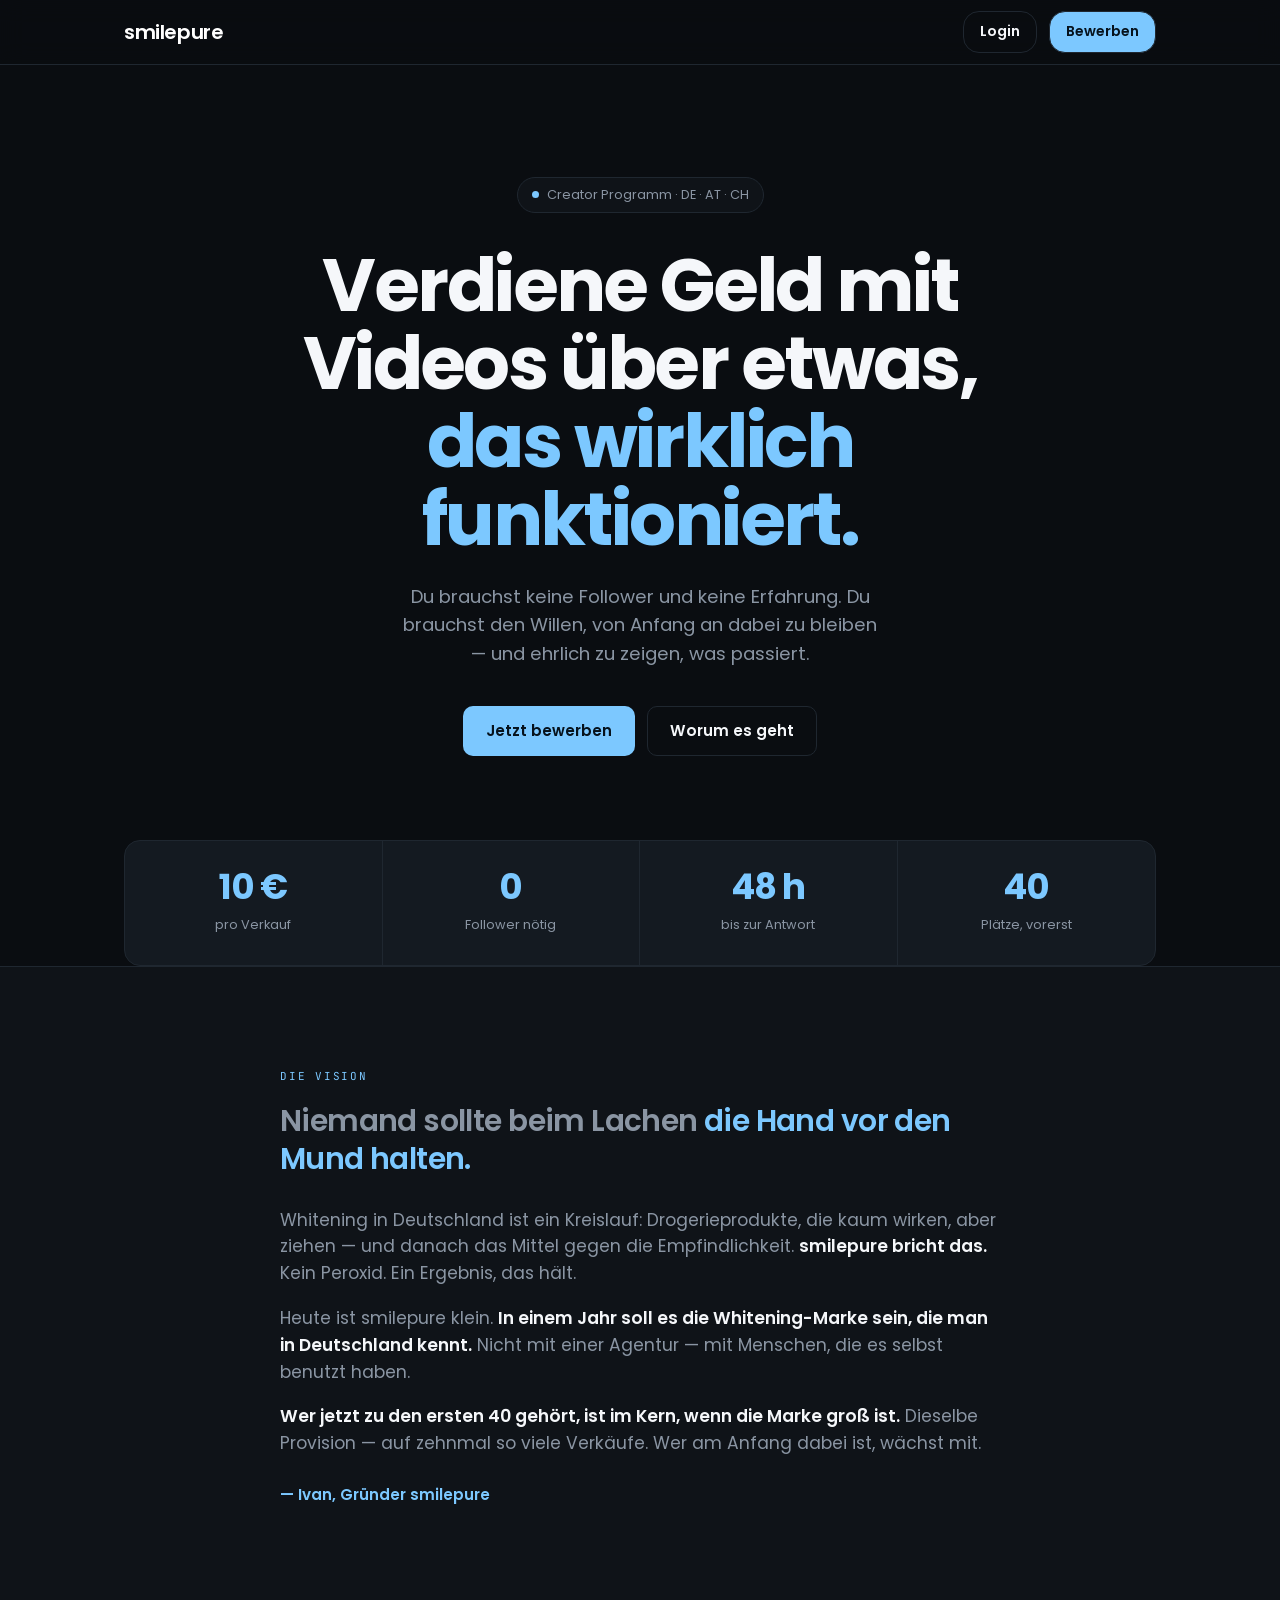
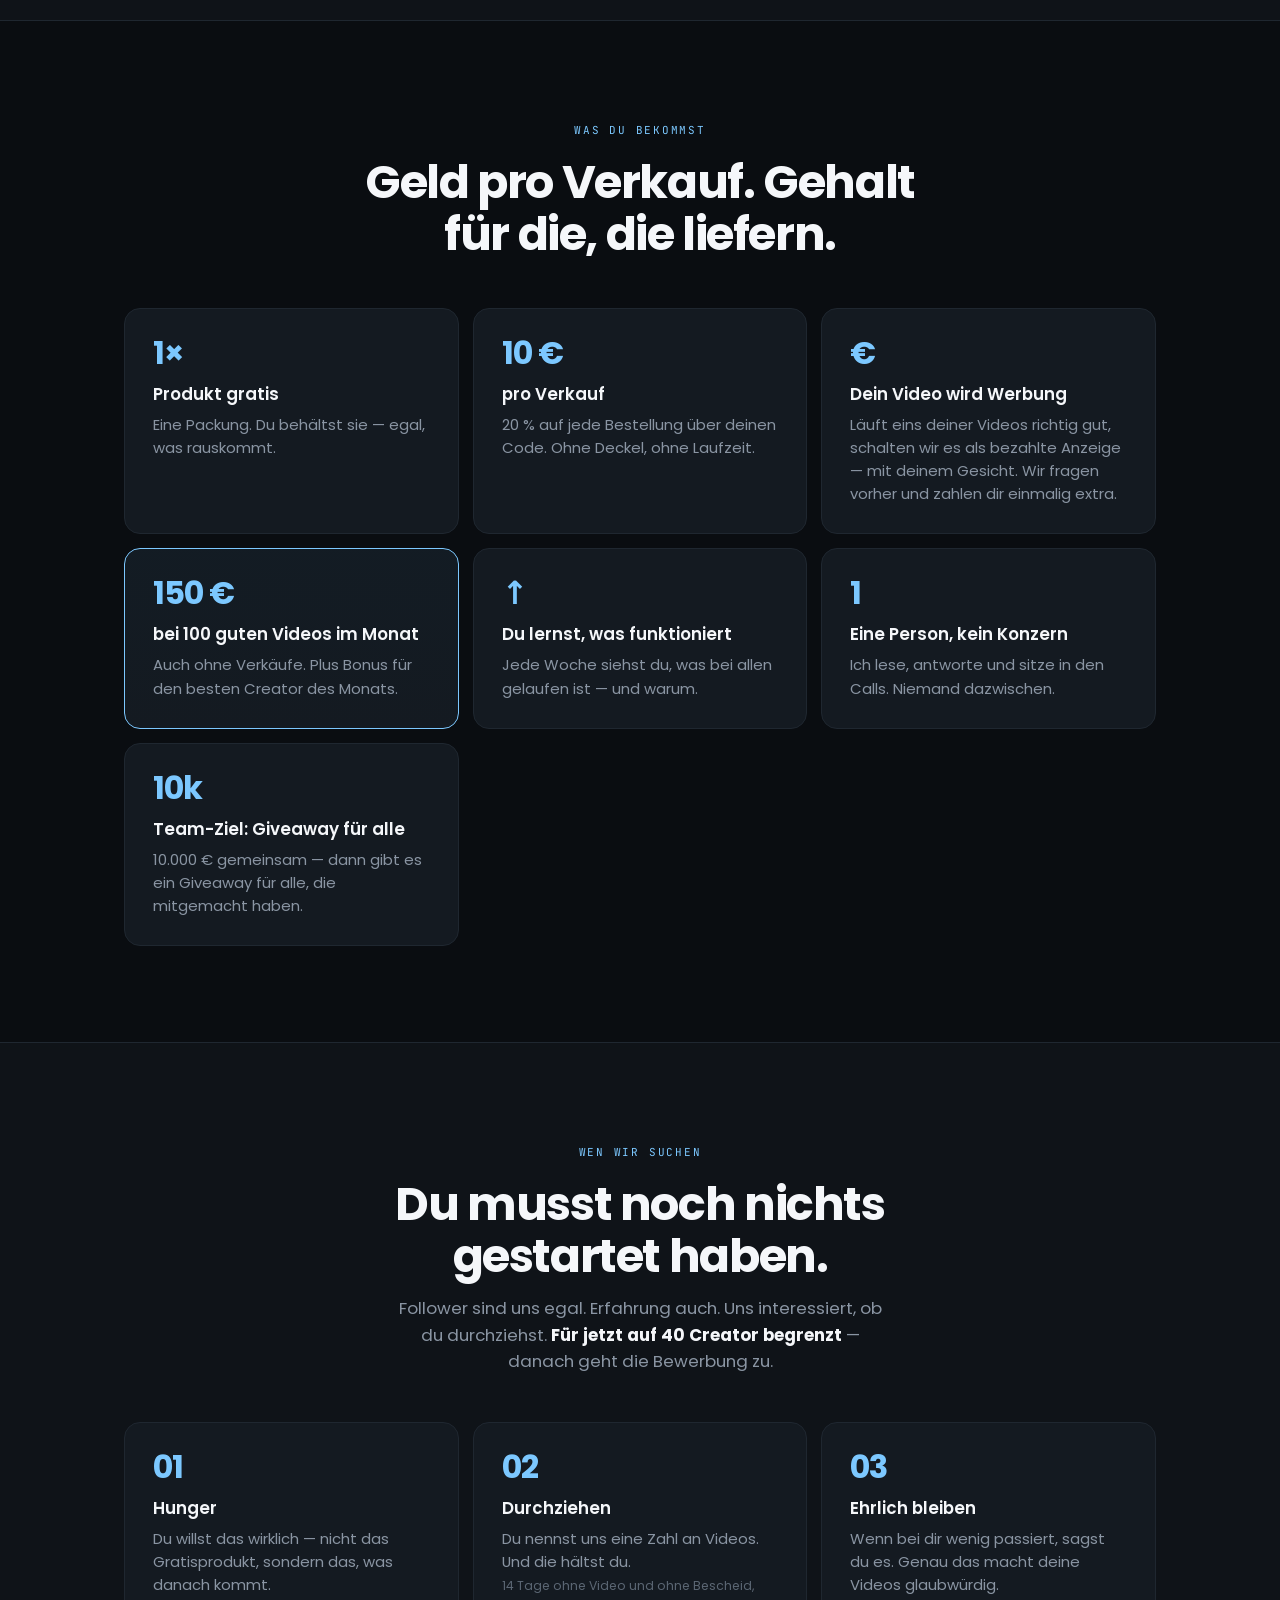
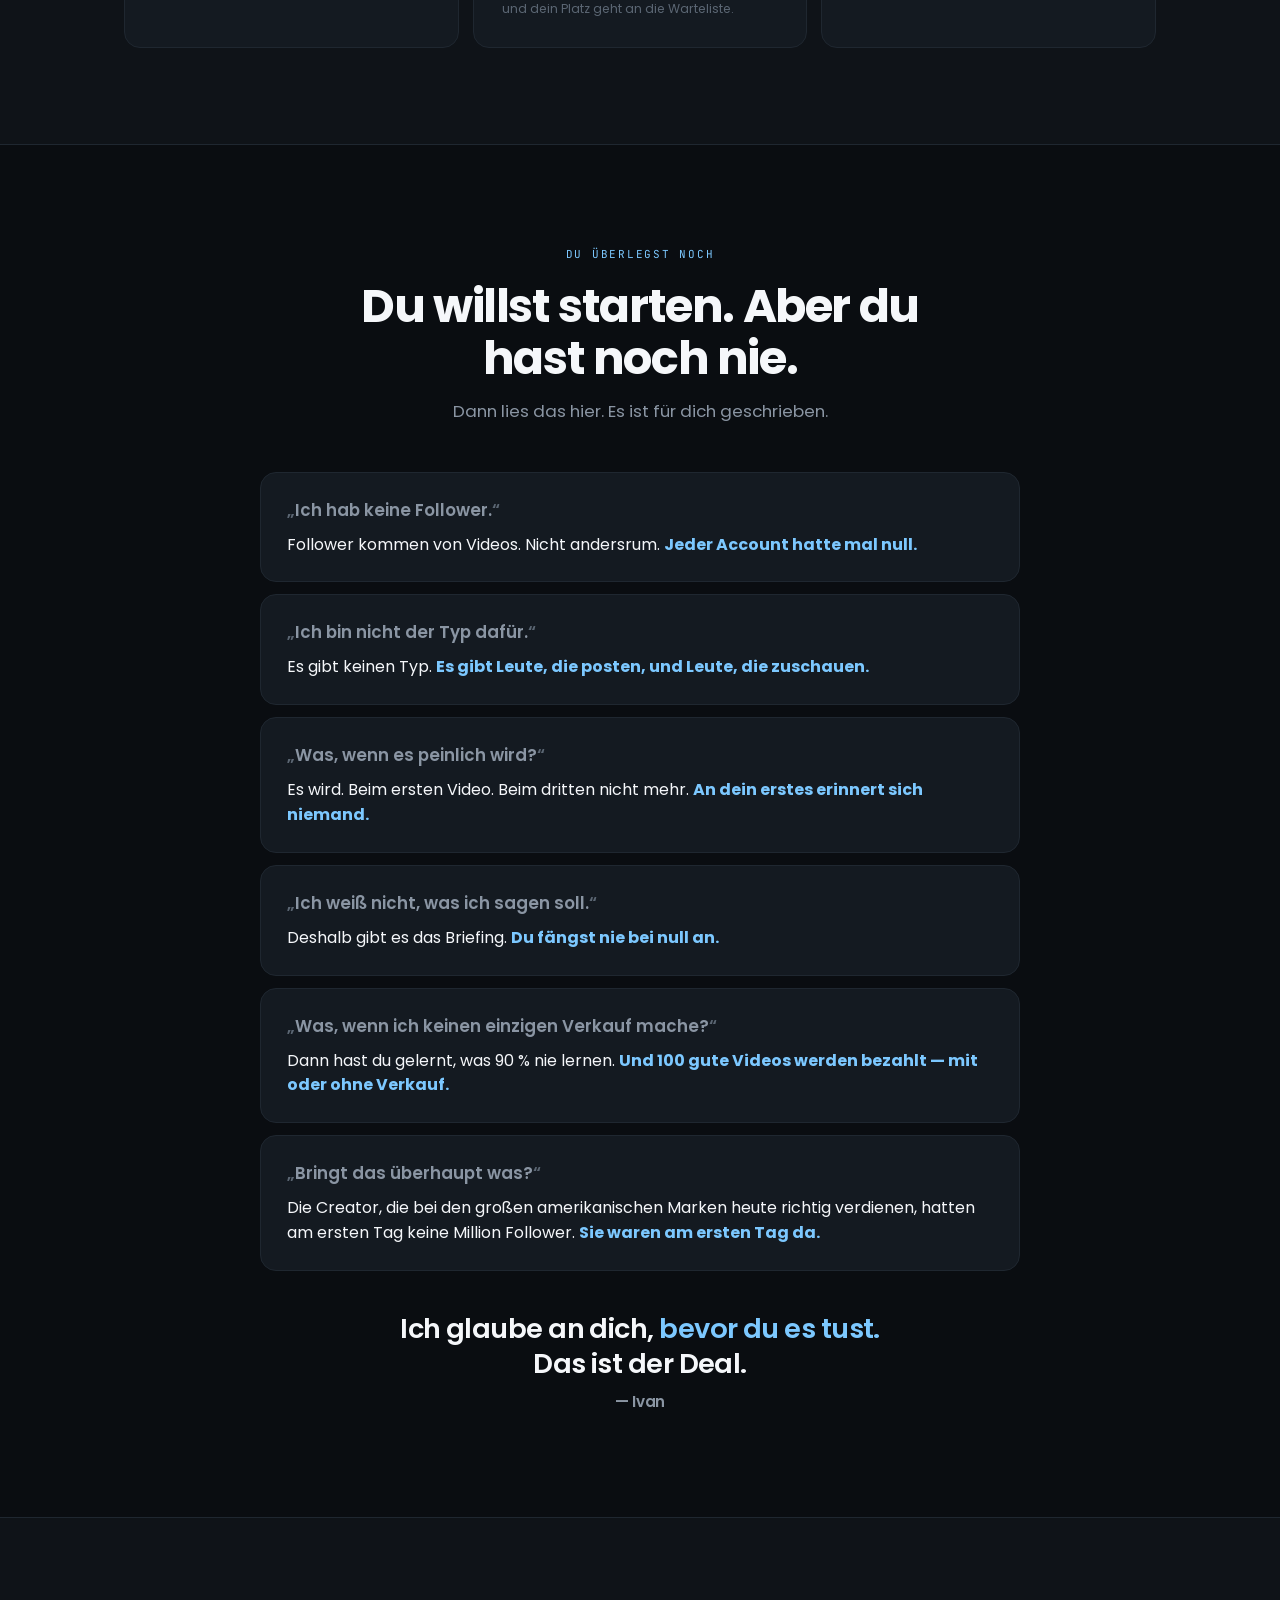
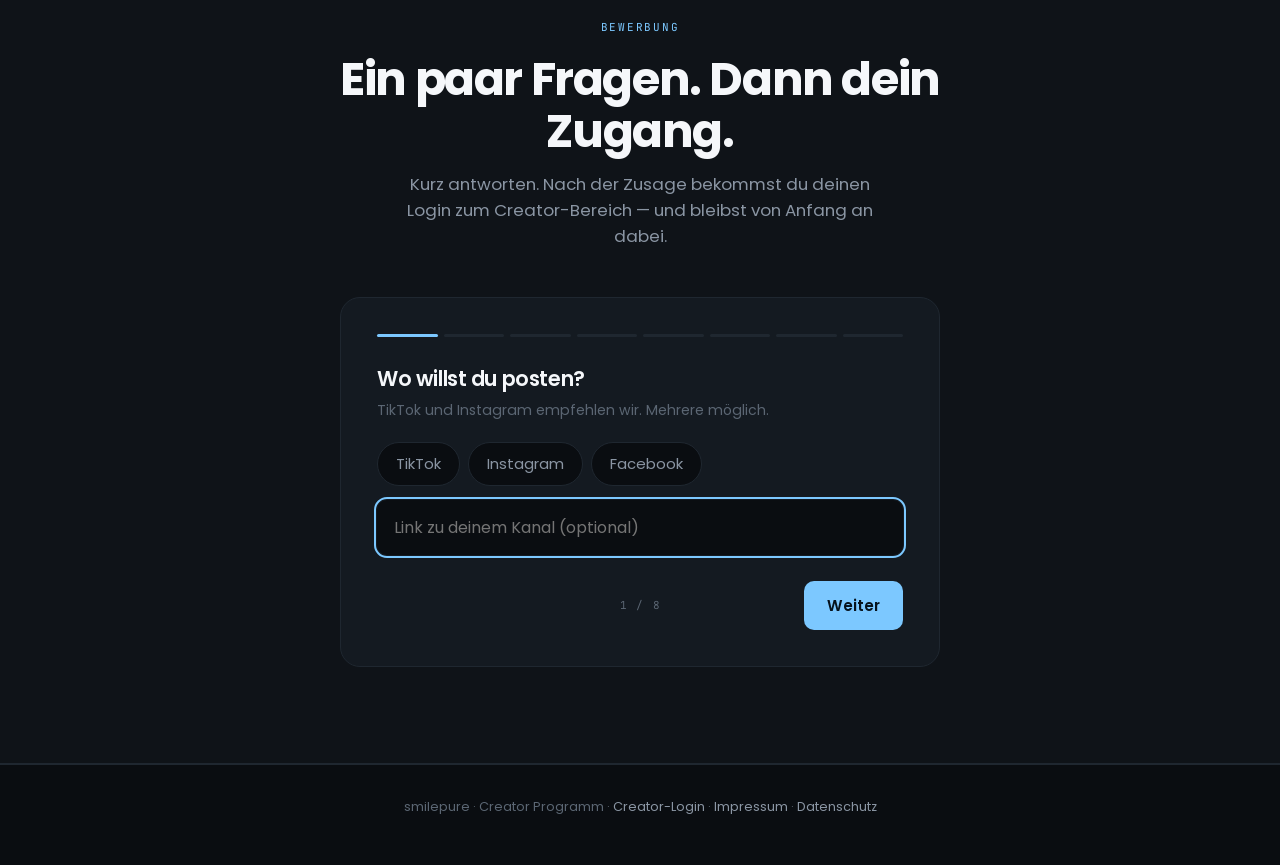
<file: index.html>
<!doctype html>
<html lang="de">
<head>
<meta charset="utf-8">
<meta name="viewport" content="width=device-width,initial-scale=1">
<title>smilepure · Creator</title>
<meta name="description" content="Das smilepure Creator Programm. Produkt gratis, Provision ab dem ersten Verkauf, festes Gehalt für die, die liefern.">
<link rel="preconnect" href="https://fonts.googleapis.com">
<link rel="stylesheet" href="https://fonts.googleapis.com/css2?family=Poppins:wght@400;500;600;700&family=JetBrains+Mono:wght@400;500&display=swap">
<link rel="stylesheet" href="style.css">
</head>
<body>

<nav><div class="w">
  <a class="logo" href="#top">smilepure</a>
  <div class="nl">
    <a class="b o s" href="creator-bereich.html">Login</a>
    <a class="b p s" href="#bewerben">Bewerben</a>
  </div>
</div></nav>

<header class="hero w" id="top">
  <div class="pill"><i></i> Creator Programm · DE · AT · CH</div>
  <h1>Verdiene Geld mit Videos über etwas,<br><span>das wirklich funktioniert.</span></h1>
  <p class="sub">Du brauchst keine Follower und keine Erfahrung. Du brauchst den Willen, von Anfang an dabei zu bleiben — und ehrlich zu zeigen, was passiert.</p>
  <div class="row">
    <a class="b p" href="#bewerben">Jetzt bewerben</a>
    <a class="b o" href="#vision">Worum es geht</a>
  </div>
</header>

<div class="w">
  <div class="stats">
    <div class="st"><b>10 €</b><span>pro Verkauf</span></div>
    <div class="st"><b>0</b><span>Follower nötig</span></div>
    <div class="st"><b>48 h</b><span>bis zur Antwort</span></div>
    <div class="st"><b>40</b><span>Plätze, vorerst</span></div>
  </div>
</div>

<section id="vision" class="band"><div class="w">
  <div class="vision">
    <span class="k">Die Vision</span>
    <p class="big" style="margin-top:14px">Niemand sollte beim Lachen <span>die Hand vor den Mund halten.</span></p>
    <p>Whitening in Deutschland ist ein Kreislauf: Drogerieprodukte, die kaum wirken, aber ziehen — und danach das Mittel gegen die Empfindlichkeit. <b>smilepure bricht das.</b> Kein Peroxid. Ein Ergebnis, das hält.</p>
    <p>Heute ist smilepure klein. <b>In einem Jahr soll es die Whitening-Marke sein, die man in Deutschland kennt.</b> Nicht mit einer Agentur — mit Menschen, die es selbst benutzt haben.</p>
    <p><b>Wer jetzt zu den ersten 40 gehört, ist im Kern, wenn die Marke groß ist.</b> Dieselbe Provision — auf zehnmal so viele Verkäufe. Wer am Anfang dabei ist, wächst mit.</p>
    <p class="sig">— Ivan, Gründer smilepure</p>
  </div>
</div></section>

<section><div class="w">
  <div class="h"><span class="k">Was du bekommst</span><h2>Geld pro Verkauf. Gehalt für die, die liefern.</h2></div>
  <div class="g3">
    <div class="c"><b>1×</b><h3>Produkt gratis</h3><p>Eine Packung. Du behältst sie — egal, was rauskommt.</p></div>
    <div class="c"><b>10 €</b><h3>pro Verkauf</h3><p>20 % auf jede Bestellung über deinen Code. Ohne Deckel, ohne Laufzeit.</p></div>
    <div class="c"><b>€</b><h3>Dein Video wird Werbung</h3><p>Läuft eins deiner Videos richtig gut, schalten wir es als bezahlte Anzeige — mit deinem Gesicht. Wir fragen vorher und zahlen dir einmalig extra.</p></div>
    <div class="c hi"><b>150 €</b><h3>bei 100 guten Videos im Monat</h3><p>Auch ohne Verkäufe. Plus Bonus für den besten Creator des Monats.</p></div>
    <div class="c"><b>↑</b><h3>Du lernst, was funktioniert</h3><p>Jede Woche siehst du, was bei allen gelaufen ist — und warum.</p></div>
    <div class="c"><b>1</b><h3>Eine Person, kein Konzern</h3><p>Ich lese, antworte und sitze in den Calls. Niemand dazwischen.</p></div>
    <div class="c"><b>10k</b><h3>Team-Ziel: Giveaway für alle</h3><p>10.000 € gemeinsam — dann gibt es ein Giveaway für alle, die mitgemacht haben.</p></div>
  </div>
</div></section>

<section class="band"><div class="w">
  <div class="h"><span class="k">Wen wir suchen</span><h2>Du musst noch nichts gestartet haben.</h2><p>Follower sind uns egal. Erfahrung auch. Uns interessiert, ob du durchziehst. <b style="color:var(--ink)">Für jetzt auf 40 Creator begrenzt</b> — danach geht die Bewerbung zu.</p></div>
  <div class="g3">
    <div class="c"><b>01</b><h3>Hunger</h3><p>Du willst das wirklich — nicht das Gratisprodukt, sondern das, was danach kommt.</p></div>
    <div class="c"><b>02</b><h3>Durchziehen</h3><p>Du nennst uns eine Zahl an Videos. Und die hältst du.<br><small style="color:var(--dim)">14 Tage ohne Video und ohne Bescheid, und dein Platz geht an die Warteliste.</small></p></div>
    <div class="c"><b>03</b><h3>Ehrlich bleiben</h3><p>Wenn bei dir wenig passiert, sagst du es. Genau das macht deine Videos glaubwürdig.</p></div>
  </div>
</div></section>

<section><div class="w">
  <div class="h"><span class="k">Du überlegst noch</span><h2>Du willst starten. Aber du hast noch nie.</h2><p>Dann lies das hier. Es ist für dich geschrieben.</p></div>
  <div class="beliefs">
    <div class="bl"><p class="say">Ich hab keine Follower.</p><p class="ans">Follower kommen von Videos. Nicht andersrum. <b>Jeder Account hatte mal null.</b></p></div>
    <div class="bl"><p class="say">Ich bin nicht der Typ dafür.</p><p class="ans">Es gibt keinen Typ. <b>Es gibt Leute, die posten, und Leute, die zuschauen.</b></p></div>
    <div class="bl"><p class="say">Was, wenn es peinlich wird?</p><p class="ans">Es wird. Beim ersten Video. Beim dritten nicht mehr. <b>An dein erstes erinnert sich niemand.</b></p></div>
    <div class="bl"><p class="say">Ich weiß nicht, was ich sagen soll.</p><p class="ans">Deshalb gibt es das Briefing. <b>Du fängst nie bei null an.</b></p></div>
    <div class="bl"><p class="say">Was, wenn ich keinen einzigen Verkauf mache?</p><p class="ans">Dann hast du gelernt, was 90 % nie lernen. <b>Und 100 gute Videos werden bezahlt — mit oder ohne Verkauf.</b></p></div>
    <div class="bl"><p class="say">Bringt das überhaupt was?</p><p class="ans">Die Creator, die bei den großen amerikanischen Marken heute richtig verdienen, hatten am ersten Tag keine Million Follower. <b>Sie waren am ersten Tag da.</b></p></div>
  </div>
  <div class="close">
    <p>Ich glaube an dich, <span>bevor du es tust.</span><br>Das ist der Deal.</p>
    <p class="sig">— Ivan</p>
  </div>
</div></section>

<section id="bewerben" class="band"><div class="w">
  <div class="h"><span class="k">Bewerbung</span><h2>Ein paar Fragen. Dann dein Zugang.</h2><p>Kurz antworten. Nach der Zusage bekommst du deinen Login zum Creator-Bereich — und bleibst von Anfang an dabei.</p></div>

  <form class="wiz" id="wiz" action="https://formsubmit.co/ajax/ivangojic9@gmail.com" method="POST" novalidate>
    <input type="hidden" name="_subject" value="Creator-Bewerbung"><input type="hidden" name="_template" value="table"><input type="hidden" name="_captcha" value="false"><input type="text" name="_honey" style="display:none" tabindex="-1" autocomplete="off">
    <div class="prog" id="prog"><i class="on"></i><i></i><i></i><i></i><i></i><i></i><i></i><i></i></div>

    <div class="step on" data-i="0">
      <p class="q">Wo willst du posten?</p>
      <p class="hint">TikTok und Instagram empfehlen wir. Mehrere möglich.</p>
      <div class="chips">
        <button type="button" class="chip">TikTok</button>
        <button type="button" class="chip">Instagram</button>
        <button type="button" class="chip">Facebook</button>
      </div>
      <input type="hidden" name="Plattform" id="plat">
      <input type="text" name="Kanal_Link" placeholder="Link zu deinem Kanal (optional)">
    </div>

    <div class="step" data-i="1">
      <p class="q">Wie alt bist du?</p>
      <p class="hint">Ehrlich. Beide Enden brauchen wir.</p>
      <input type="number" name="Alter" min="16" max="99" placeholder="z. B. 24" required>
    </div>

    <div class="step" data-i="2">
      <p class="q">Wie viele Videos schaffst du in den nächsten 14 Tagen — realistisch?</p>
      <p class="hint">Eine Zahl. Wir halten dich daran fest, und du dich auch.</p>
      <input type="number" name="Videos_14_Tage" min="1" placeholder="z. B. 5" required>
    </div>

    <div class="step" data-i="3">
      <p class="q">Hast du schon mal für eine Marke Content gemacht — und was ist passiert?</p>
      <p class="hint">Wenn nein: schreib „nein". Das ist kein Nachteil.</p>
      <textarea name="Marken_Erfahrung" required></textarea>
    </div>

    <div class="step" data-i="4">
      <p class="q">Du hast fünf Videos gepostet. Kaum Reichweite, kein einziger Verkauf. Was machst du?</p>
      <p class="hint">Es gibt keine falsche Antwort — aber eine ehrliche.</p>
      <textarea name="Wenn_nichts_passiert" required></textarea>
    </div>

    <div class="step" data-i="5">
      <p class="q">Was könnte dich davon abhalten, durchzuziehen?</p>
      <p class="hint">Zeit, Mut, Technik, Familie — egal was. Wer es kennt, kann es umgehen.</p>
      <textarea name="Hindernis" required></textarea>
    </div>

    <div class="step" data-i="6">
      <p class="q">Wohin schicken wir dein Paket?</p>
      <p class="hint">Nur für den Versand, auch die Nummer. Sonst nichts.</p>
      <input type="text" name="Name" placeholder="Vor- und Nachname" required style="margin-bottom:10px">
      <input type="text" name="Strasse" placeholder="Straße und Hausnummer" required style="margin-bottom:10px">
      <div class="two" style="margin-bottom:10px">
        <input type="text" name="PLZ" placeholder="PLZ" required>
        <input type="text" name="Ort" placeholder="Ort" required>
      </div>
      <input type="tel" name="Telefon" placeholder="Handynummer (der Versand braucht sie fürs Paket)" required inputmode="tel" autocomplete="tel">
    </div>

    <div class="step" data-i="7">
      <p class="q">Wie erreichen wir dich?</p>
      <p class="hint">Antwort in 48 Stunden. Zusage oder Absage — niemand wird ignoriert.</p>
      <input type="email" name="email" placeholder="deine@mail.de" required>
      <label class="pledge"><input type="checkbox" name="Zusage" value="Ich poste weiter, auch wenn die ersten Videos nichts bringen" required><span><b>Ich weiß, dass die ersten Videos oft nichts bringen.</b> Ich poste trotzdem weiter. Und ich weiß: 14 Tage ohne Video, ohne Bescheid, und mein Platz geht an den Nächsten. Das ist mein Teil des Deals.</span></label>
      <label class="pledge" style="margin-top:10px"><input type="checkbox" name="Nutzungsrechte" value="smilepure darf meine Videos mit dem Produkt auf der Website, in Social-Media-Kanaelen und in bezahlten Anzeigen nutzen, zeitlich unbegrenzt, mit Nennung meines Namens oder Handles" required><span><b>Meine Videos dürfen weiterverwendet werden.</b> smilepure darf meine Videos mit dem Produkt auf der Website, in den Social-Media-Kanälen und in bezahlten Anzeigen nutzen, ohne zeitliche Begrenzung. Dabei werde ich mit meinem Namen oder Handle genannt.</span></label>
      <p class="hint" style="margin-top:12px">Mit dem Absenden verarbeiten wir deine Angaben zur Prüfung der Bewerbung und zum Versand, siehe <a href="datenschutz.html" target="_blank" rel="noopener" style="color:var(--blue)">Datenschutzerklärung</a>.</p>
    </div>

    <div class="step" data-i="8">
      <div class="done">
        <h3>Angekommen.</h3>
        <p>Du hörst innerhalb von 48 Stunden von mir — persönlich.</p>
        <p>Bei einer Zusage bekommst du deinen Zugangscode zum Creator-Bereich, dein Paket und deinen Code für die Provision.</p>
        <div id="fb" style="display:none;margin-top:18px;text-align:left;background:var(--blue-soft);border:1px solid rgba(124,200,255,.25);border-radius:12px;padding:16px 18px">
          <p style="color:var(--ink);margin:0 0 10px"><b style="color:var(--blue)">Ein Schritt fehlt noch.</b> Dein Mailprogramm sollte sich gerade geöffnet haben. Dort auf „Senden“ drücken, erst dann ist die Bewerbung bei mir.</p>
          <p style="color:var(--mute);margin:0 0 12px;font-size:.92rem">Nichts passiert? Dann kopier deine Antworten und schick sie mir als Nachricht auf TikTok oder per Mail an ivangojic9@gmail.com.</p>
          <button type="button" class="b p s" id="fbcopy">Antworten kopieren</button>
        </div>
      </div>
    </div>

    <p class="err" id="err">Bitte beantworte die Frage, bevor du weitergehst.</p>
    <div class="wnav" id="wnav">
      <button type="button" class="b o" id="back">Zurück</button>
      <span class="cnt" id="cnt">1 / 8</span>
      <button type="button" class="b p" id="next">Weiter</button>
    </div>
  </form>
</div></section>

<footer><div class="w">smilepure · Creator Programm · <a href="creator-bereich.html">Creator-Login</a> · <a href="impressum.html">Impressum</a> · <a href="datenschutz.html">Datenschutz</a></div></footer>

<script>
(function(){
  var f=document.getElementById('wiz'),steps=[].slice.call(f.querySelectorAll('.step')),
      prog=document.getElementById('prog').children,back=document.getElementById('back'),
      next=document.getElementById('next'),cnt=document.getElementById('cnt'),err=document.getElementById('err'),
      wnav=document.getElementById('wnav'),plat=document.getElementById('plat'),i=0,LAST=7;

  f.querySelectorAll('.chip').forEach(function(c){c.addEventListener('click',function(){
    c.classList.toggle('on');
    plat.value=[].map.call(f.querySelectorAll('.chip.on'),function(x){return x.textContent}).join(', ');
  })});

  function show(n){
    i=n;steps.forEach(function(s,k){s.classList.toggle('on',k===n)});
    for(var k=0;k<prog.length;k++)prog[k].classList.toggle('on',k<=n);
    back.style.visibility=n===0?'hidden':'visible';
    cnt.textContent=(Math.min(n,LAST)+1)+' / '+(LAST+1);
    next.textContent=n===LAST?'Bewerbung abschicken':'Weiter';
    wnav.style.display=n>LAST?'none':'flex';err.style.display='none';
    err.textContent='Bitte beantworte die Frage, bevor du weitergehst.';
    var el=steps[n].querySelector('input:not([type=hidden]):not([type=checkbox]),textarea');if(el)el.focus();
  }
  function valid(n){
    var s=steps[n];
    if(n===0)return plat.value!=='';
    var req=[].slice.call(s.querySelectorAll('[required]'));
    return req.every(function(r){
      if(r.type==='checkbox')return r.checked;
      return r.value.trim()!==''&&r.checkValidity();
    });
  }
  back.addEventListener('click',function(){if(i>0)show(i-1)});
  next.addEventListener('click',function(){
    if(!valid(i)){
      if(i===LAST&&[].slice.call(steps[i].querySelectorAll('[type=checkbox]')).some(function(c){return !c.checked}))err.textContent='Beide Haken sind Teil des Deals.';
      err.style.display='block';return;
    }
    if(i<LAST){show(i+1);return}
    submit();
  });
  f.addEventListener('keydown',function(e){if(e.key==='Enter'&&e.target.tagName!=='TEXTAREA'){e.preventDefault();next.click()}});

  function submit(){
    next.disabled=true;next.textContent='Wird gesendet…';
    var d=new FormData(f);
    function fallback(){
      var lines=[];d.forEach(function(v,k){if(v&&k.charAt(0)!=='_')lines.push(k+': '+v)});
      var txt='Creator-Bewerbung\n'+lines.join('\n');
      show(8);document.getElementById('fb').style.display='block';document.querySelector('#wiz .done h3').textContent='Fast angekommen.';
      document.getElementById('fbcopy').addEventListener('click',function(){var b=this;function ok(){b.textContent='Kopiert. Jetzt bei TikTok einfügen.'}
        if(navigator.clipboard&&navigator.clipboard.writeText){navigator.clipboard.writeText(txt).then(ok,function(){var a=document.createElement('textarea');a.value=txt;document.body.appendChild(a);a.select();try{document.execCommand('copy')}catch(e){}document.body.removeChild(a);ok()})}else{var a=document.createElement('textarea');a.value=txt;document.body.appendChild(a);a.select();try{document.execCommand('copy')}catch(e){}document.body.removeChild(a);ok()}});
      setTimeout(function(){location.href='mailto:ivangojic9@gmail.com?subject='+encodeURIComponent('Creator-Bewerbung')+'&body='+encodeURIComponent(lines.join('\n'))},300);
    }
    var nm=d.get('Name')||d.get('name')||'';if(nm)d.set('_subject','Creator-Bewerbung: '+nm);
    fetch(f.action,{method:'POST',body:d,headers:{'Accept':'application/json'}})
      .then(function(r){return r.json().then(function(j){return {ok:r.ok&&String(j.success)==='true'}})})
      .then(function(x){if(x.ok)show(8);else fallback()})
      .catch(function(){fallback()});
  }
  show(0);
})();
</script>
</body>
</html>
</file>
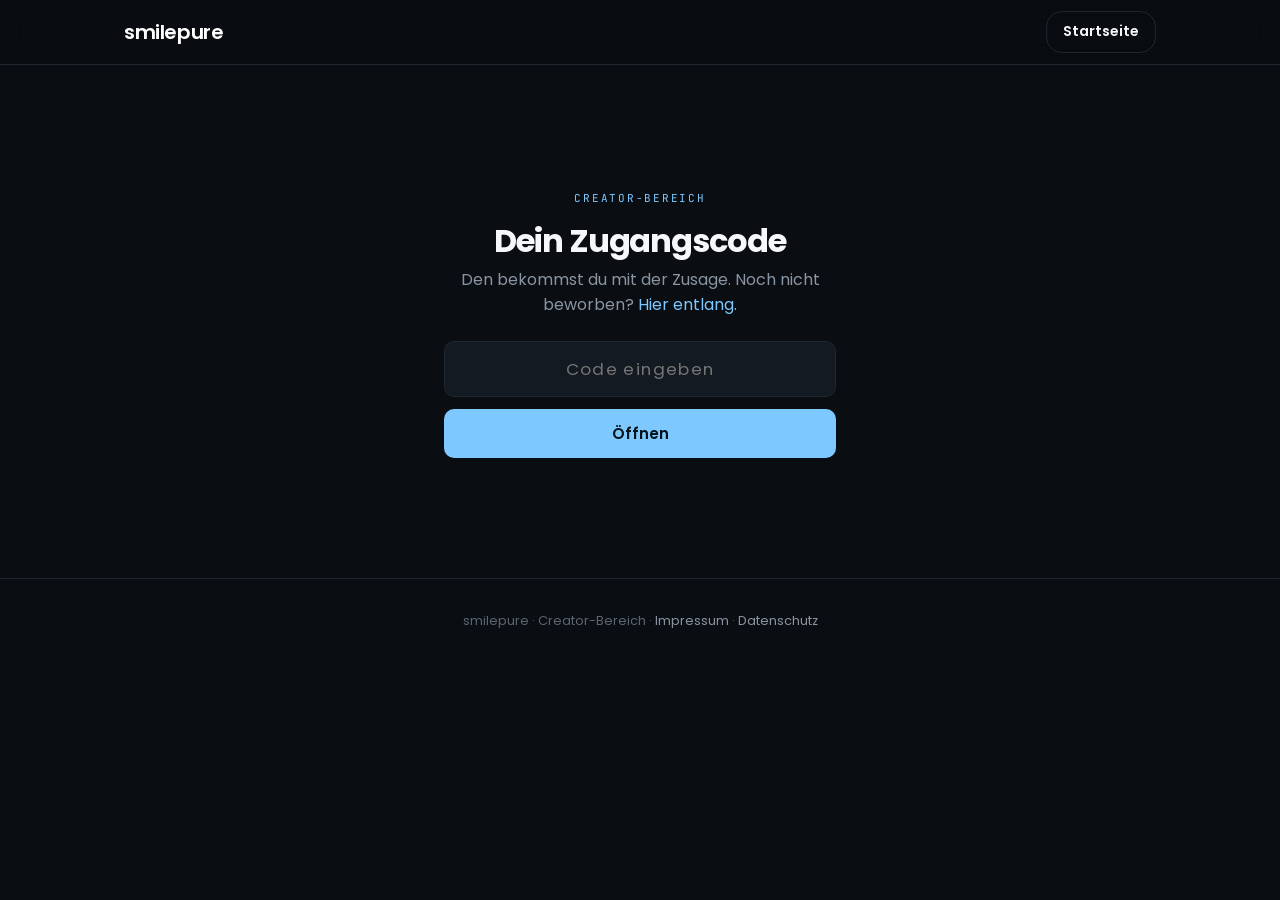
<file: creator-bereich.html>
<!doctype html>
<html lang="de">
<head>
<meta charset="utf-8">
<meta name="viewport" content="width=device-width,initial-scale=1">
<title>smilepure · Creator-Bereich</title>
<meta name="robots" content="noindex">
<link rel="preconnect" href="https://fonts.googleapis.com">
<link rel="stylesheet" href="https://fonts.googleapis.com/css2?family=Poppins:wght@400;500;600;700&family=JetBrains+Mono:wght@400;500&display=swap">
<link rel="stylesheet" href="style.css">
</head>
<body>

<nav><div class="w">
  <a class="logo" href="index.html">smilepure</a>
  <div class="nl">
    <span class="k" id="who" style="display:none">Creator-Bereich</span>
    <a class="b o s" href="index.html">Startseite</a>
  </div>
</div></nav>

<!-- Zugangscode -->
<div class="gate w" id="gate">
  <span class="k">Creator-Bereich</span>
  <h1 style="margin-top:14px">Dein Zugangscode</h1>
  <p>Den bekommst du mit der Zusage. Noch nicht beworben? <a href="index.html#bewerben" style="color:var(--blue)">Hier entlang.</a></p>
  <input type="password" id="code" placeholder="Code eingeben" autocomplete="off" autocapitalize="characters">
  <button class="b p" id="go">Öffnen</button>
  <p class="err" id="gerr" style="margin-top:12px">Code stimmt nicht.</p>
</div>

<!-- App -->
<main id="app" style="display:none">

<div class="tabs"><div class="w" id="tabs">
  <button class="tab on" data-v="start">Start</button>
  <button class="tab" data-v="bericht">Bericht</button>
  <button class="tab" data-v="briefing">Briefing</button>
  <button class="tab" data-v="inspiration">Inspiration</button>
  <button class="tab" data-v="verdienst">Verdienst</button>
  <button class="tab" data-v="tracking">Tracking</button>
  <button class="tab" data-v="regeln">Regeln</button>
</div></div>

<!-- START -->
<section class="view on" id="v-start"><div class="w">
  <span class="k">Willkommen</span>
  <h2>Du bist drin.</h2>
  <p style="color:var(--mute);max-width:56ch;margin-bottom:36px">Alles, was du brauchst, ist hier — nach Reitern sortiert. Lies Briefing und Regeln einmal ganz, dann leg los. Bei Fragen schreibst du mir direkt.</p>
  <div class="goal" id="goal-start">
    <div class="top"><h3>Team-Ziel</h3><span class="nums"><b class="g-now">0 €</b> / <span class="g-goal">10.000 €</span> gemeinsam</span></div>
    <div class="bar"><i class="g-bar" style="width:0%"></i></div>
    <p><b>Erreichen wir das zusammen, gibt es ein Giveaway</b> — für jeden, der mindestens drei Videos gepostet hat. Ihr seid ein Team, keine Konkurrenz. Stand wird wöchentlich aktualisiert.</p>
  </div>
  <div class="steps">
    <div class="s"><i>1</i><h3>Paket & Code</h3><p>Eine Packung kommt zu dir, unterwegs ein bis zwei Wochen. Dazu dein persönlicher Rabattcode — jeder Kauf damit zählt für dich.</p><p style="margin-top:8px"><b style="color:var(--blue)">Die Wartezeit ist Woche 0.</b> Briefing lesen, Inspiration anschauen, das Produkt verstehen. Und dein erstes Video kommt ohne Produkt: warum du mitmachst, wie deine Zähne heute aussehen. Der Sonntagsbericht läuft ab jetzt.</p></div>
    <div class="s"><i>2</i><h3>Ab Tag eins dabei</h3><p>Anwenden, filmen, posten — von Anfang an. Das ist kein Test, das ist der Start. Der Vorher-Zustand an Tag eins ist die Hälfte deines ersten Videos.</p></div>
    <div class="s"><i>3</i><h3>Dranbleiben</h3><p>Deine Ideen oder unsere Formate — beides zählt. Jede Woche siehst du unter Inspiration, was bei allen gelaufen ist. Wer 14 Tage nichts postet, ohne Bescheid zu sagen, gibt seinen Platz ab.</p></div>
  </div>
  <div class="note" style="margin-top:32px"><b>Diese Woche:</b> Woche 0. Die ersten Pakete sind unterwegs, ein bis zwei Wochen. Bis dahin: Briefing, Inspiration, ein Video ohne Produkt. Sobald das Paket da ist: Tag-1-Zustand filmen, noch bevor du irgendetwas anwendest.<br><a class="b o s" style="margin-top:12px" href="#bericht">Sonntagsbericht ausfüllen</a></div>
</div></section>

<!-- BERICHT -->
<section class="view" id="v-bericht"><div class="w">
  <span class="k">Sonntagsbericht</span>
  <h2>Jeden Sonntag. Fünf Minuten.</h2>
  <p style="color:var(--mute);max-width:56ch;margin-bottom:18px">Bis 20 Uhr. Damit ich weiß, wo du stehst, und dir helfen kann, bevor es hakt. Der Bericht zählt als Lebenszeichen — auch in einer Woche ohne Video.</p>
  <div class="note" style="margin-bottom:32px"><b>Keine Ahnung, was du schreiben sollst?</b> Dann schreib genau das: „Keine Ahnung." Das ist eine ehrliche Antwort, und ich kann damit arbeiten. Wichtig ist nur, dass ich auf dem neuesten Stand bin.</div>

  <form class="wiz rep" id="rep" action="https://formsubmit.co/ajax/ivangojic9@gmail.com" method="POST" novalidate>
    <input type="hidden" name="Woche" id="rep-week"><input type="hidden" name="_subject" id="rep-subj" value="Sonntagsbericht"><input type="hidden" name="_template" value="table"><input type="hidden" name="_captcha" value="false"><input type="text" name="_honey" style="display:none" tabindex="-1" autocomplete="off">
    <div class="fld"><label class="q" for="r-name">Dein Name oder Handle</label><input id="r-name" name="Creator" placeholder="@deinname" required></div>
    <div class="fld two"><div><label class="q" for="r-n">Videos diese Woche</label><input id="r-n" name="Videos gepostet" type="number" min="0" inputmode="numeric" placeholder="0" required></div>
      <div><label class="q" for="r-sales">Verkäufe, falls bekannt</label><input id="r-sales" name="Verkaeufe" placeholder="weiß ich nicht"></div></div>
    <div class="fld"><label class="q" for="r-best">Dein bestes Video</label><span class="hint">Link, und in einem Satz: warum lief das besser als die anderen?</span><textarea id="r-best" name="Bestes Video" placeholder="Link + warum"></textarea></div>
    <div class="fld"><label class="q" for="r-weak">Was lief nicht</label><span class="hint">Schwaches Video, kein Bock, keine Zeit, keine Idee — was auch immer.</span><textarea id="r-weak" name="Schwaechen"></textarea></div>
    <div class="fld"><label class="q" for="r-learn">Was du gelernt hast</label><span class="hint">Auch klein. „Videos mit Gesicht laufen besser" reicht.</span><textarea id="r-learn" name="Learnings"></textarea></div>
    <div class="fld"><label class="q" for="r-next">Woran du nächste Woche arbeitest</label><textarea id="r-next" name="Naechste Woche" placeholder="z. B. 5 Videos, davon 2 mit Hook aus dem Briefing"></textarea></div>
    <div class="fld"><span class="q">Brauchst du Hilfe?</span>
      <div class="chips" id="r-help"><button type="button" class="chip" data-v="Nein, läuft">Nein, läuft</button><button type="button" class="chip" data-v="Ja, bei Ideen">Ja, bei Ideen</button><button type="button" class="chip" data-v="Ja, beim Schneiden">Ja, beim Schneiden</button><button type="button" class="chip" data-v="Ja, Motivation">Ja, Motivation</button><button type="button" class="chip" data-v="Ja, was anderes">Ja, was anderes</button></div>
      <input type="hidden" name="Hilfe" id="r-helpv"></div>
    <div class="fld"><label class="q" for="r-news">Neuigkeiten, Fragen, sonst was</label><span class="hint">Alles, was ich wissen sollte. Oder „nichts".</span><textarea id="r-news" name="Neuigkeiten"></textarea></div>
    <div class="wnav"><span class="cnt" id="rep-cnt"></span><button type="submit" class="b p" id="rep-go">Bericht abschicken</button></div>
    <p class="err" id="rep-err"></p>
    <div class="done" id="rep-done" style="display:none"><h3>Angekommen.</h3><p>Danke. Ich lese jeden Bericht und antworte dir bis Montagabend.</p><p style="color:var(--dim);font-size:.9rem">Nächster Bericht: kommenden Sonntag bis 20 Uhr.</p><div id="rep-fb" style="display:none;margin-top:16px;text-align:left" class="note"><b>Ein Schritt fehlt noch.</b> Dein Mailprogramm sollte sich geöffnet haben, dort auf „Senden“ drücken. Nichts passiert? Dann Bericht kopieren und Ivan per TikTok-DM schicken.<br><button type="button" class="b p s" style="margin-top:10px" id="rep-fbcopy">Bericht kopieren</button></div></div>
  </form>
</div></section>

<!-- BRIEFING -->
<section class="view" id="v-briefing"><div class="w">
  <span class="k">Briefing</span>
  <h2>Fünf Startpunkte. Oder deine eigenen.</h2>
  <div class="note" style="margin-bottom:36px"><b>Deine Ideen sind ausdrücklich erwünscht.</b> Die Formate hier sind Inspiration, keine Vorgabe. Wer selbst etwas erfindet, das läuft, landet damit in der Inspiration — und die anderen bauen darauf auf. Genau so soll es sein.</div>

  <div class="f"><div class="n">01</div><div><h3>Der ehrliche Test</h3><div class="hk">„Ich teste das 14 Tage und zeige jeden Schritt — auch wenn nichts passiert."</div><p>Tag 1, 7, 14. Gleiches Licht, gleicher Winkel, Tageslicht am Fenster, kein Filter. Die Ankündigung, dass du auch ein Scheitern zeigst, ist der Grund, warum man dir glaubt.</p></div></div>
  <div class="f"><div class="n">02</div><div><h3>Was du vorher probiert hast</h3><div class="hk">„Ich hab dreimal aufgehellt. Danach haben meine Zähne bei kaltem Wasser gezogen."</div><p>dm-Strips, Whitening-Zahnpasta, Bleaching, Aktivkohle — was passiert ist, was gehalten hat, was gezogen hat. Die Hälfte deiner Kommentare hat dasselbe erlebt.</p></div></div>
  <div class="f"><div class="n">03</div><div><h3>One-Shot mit Trend-Audio</h3><div class="hk">Text im Bild: „POV: du hast aufgehört, beim Lachen die Hand vorzuhalten"</div><p>Eine Einstellung, kein Schnitt, aktueller Sound, 15–25 Sekunden. Höchste Reichweite, geringster Aufwand. <b>Mach dieses zuerst.</b></p></div></div>
  <div class="f"><div class="n">04</div><div><h3>Der Vergleich</h3><div class="hk">„Ich hab nachgeschaut, was in den Strips drin ist, die ich zwei Jahre benutzt habe."</div><p>Das Drogerieprodukt daneben, beide Zutatenlisten vorlesen. Kein Urteil — der Zuschauer zieht den Schluss selbst.</p></div></div>
  <div class="f"><div class="n">05</div><div><h3>Die Reaktion von außen</h3><div class="hk">„Meine Schwester hat gefragt, ob ich beim Zahnarzt war."</div><p>Jemand anderes bemerkt es zuerst — ungestellt, mitten im Gespräch. Wiegt mehr als jedes Vorher-Nachher, das du selbst machst.</p></div></div>

  <div class="note" style="margin-top:36px"><b>Aktuell im Shop: die 3er-Kur.</b> 3 Packs für 74,99 €, dazu 1 Pack gratis, kostenloser Versand und das E-Book. Also 4 Packs, rund 18,75 € pro Pack. Wenn es in dein Video passt, kannst du das am Ende kurz erwähnen, zum Beispiel: „Ich hab die Kur genommen, damit ich nicht nach zwei Wochen nachbestellen muss.“ Sag das nur, wenn es für dich stimmt. Das ist kein Muss: Ein Video, das sich echt anfühlt, verkauft mehr als jedes eingebaute Angebot.</div>
</div></section>

<!-- INSPIRATION -->
<section class="view" id="v-inspiration"><div class="w">
  <span class="k">Inspiration</span>
  <h2>Was gerade läuft.</h2>
  <p style="color:var(--mute);max-width:56ch;margin-bottom:32px">Jede Woche neu: Videos, die funktioniert haben — von euch und von draußen — und der Grund, warum. Nachmachen ist erlaubt. Besser machen ist das Ziel.</p>
  <div class="note" style="margin-bottom:28px"><b>Jeden Sonntag: dein bestes Video der Woche.</b> Ein Link, bis 20 Uhr. Montag stehen die drei Gewinner hier — mit dem Grund, warum. Wer nichts einreicht, kann nicht gewinnen.<br><a class="b p s" style="margin-top:12px" href="mailto:ivangojic9@gmail.com?subject=Video%20der%20Woche&body=Link%3A%20%0A%0AWarum%20dieses%3A%20">Video der Woche einreichen</a></div>
  <div id="inspo" class="inspo"></div>
  <div class="empty" id="inspo-empty"><b>Woche 1 — noch leer.</b>Die ersten Gewinner landen hier, sobald die ersten Videos draußen sind. Deins könnte das erste sein.</div>
</div></section>

<!-- VERDIENST -->
<section class="view" id="v-verdienst"><div class="w">
  <span class="k">Verdienst</span>
  <h2>Die Zahlen, ohne Umschweife.</h2>
  <div class="g3" style="margin-bottom:14px">
    <div class="c"><b>10 €</b><h3>pro Verkauf</h3><p>Zweierpack, 49,99 € — 20 % für dich. Ab Stufe B 15 €. Ohne Deckel, ohne Laufzeit, monatlich ausgezahlt.</p></div>
    <div class="c hi"><b>150 €</b><h3>bei 100 guten Videos im Monat</h3><p>Ausgezahlt auch dann, wenn die Verkäufe noch nicht da sind — zusätzlich zur Provision. „Gut" heißt: echte Anwendung sichtbar, Regeln eingehalten, kein Ablesen. Diese Videos dürfen wir als Anzeige nutzen — das ist Teil des Deals.</p></div>
    <div class="c"><b>Bonus</b><h3>für den besten Creator des Monats</h3><p>Wer im Monat am meisten bewegt hat — Verkäufe oder Reichweite — bekommt obendrauf einen Bonus. Verkündet in der Inspiration.</p></div>
  </div>
  <div class="note" style="margin-bottom:44px"><b>Dein Video wird Werbung:</b> Läuft eins deiner Videos richtig gut, schalten wir es als bezahlte Anzeige auf unserem Account — mit deinem Gesicht. Dafür fragen wir dich vorher und zahlen dir einmalig extra, zusätzlich zur Provision. Bei den 150-€-Videos ist dieses Recht schon im Deal enthalten.</div>

  <div class="goal" id="goal-verdienst">
    <div class="top"><h3>Team-Ziel</h3><span class="nums"><b class="g-now">0 €</b> / <span class="g-goal">10.000 €</span> gemeinsam</span></div>
    <div class="bar"><i class="g-bar" style="width:0%"></i></div>
    <p><b>Erreichen wir das zusammen, gibt es ein Giveaway</b> — für jeden, der mindestens drei Videos gepostet hat. Ihr seid ein Team, keine Konkurrenz. Stand wird wöchentlich aktualisiert.</p>
  </div>

  <span class="k">Stufen</span>
  <h2 style="font-size:1.6rem">Wer liefert, steigt auf.</h2>
  <div class="t" style="margin-top:22px">
    <div class="ti"><b>C</b><span class="l">Start</span><div class="how">Du bist hier</div><ul><li>1 Packung</li><li>20 % Provision</li><li>Dieser Bereich</li></ul></div>
    <div class="ti"><b>B</b><span class="l">Aktiv</span><div class="how">50 Videos veröffentlicht</div><ul><li>Nachschub kostenlos</li><li>30 % Provision</li><li>Neue Briefings zuerst</li></ul></div>
    <div class="ti a"><b>A</b><span class="l">Kern</span><div class="how">Konstanter Output</div><ul><li>30 % Provision</li><li>150 € bei 100 Videos</li><li>Beteiligung an Anzeigen</li><li>Mitsprache bei Produkten</li><li>Direkter Draht</li></ul></div>
  </div>
  <p style="color:var(--dim);font-size:.85rem;margin-top:22px">Rechenbeispiele, keine Zusagen. Was du verkaufst, hängt an deinen Videos — nicht an deiner Reichweite.</p>
  <div class="note" style="margin-top:32px"><b>Brauche ich ein Gewerbe?</b> Fürs Anfangen nicht: Strips bekommen, testen, Videos machen geht ohne. Sobald du dir Provision auszahlen lässt, ist das Einkommen, und dafür ist ein Kleingewerbe der saubere Weg. Kostet je nach Stadt 20 bis 60 €, geht meistens online in einer Viertelstunde. Deine Verkäufe werden bis dahin gesammelt, ausgezahlt wird, sobald du es hast. Das ist keine Steuerberatung, im Zweifel kurz beim Finanzamt oder einem Steuerberater fragen.</div>
  <div class="note" style="margin-top:16px"><b>Wie wird die Provision ausgezahlt?</b> Jede Woche, per Überweisung oder PayPal. Die Provision rechnet sich vom Bestellwert nach Rabatt, ohne Versand und Mehrwertsteuer. Stornierte oder erstattete Bestellungen ziehen wir von der nächsten Auszahlung ab.</div>
</div></section>

<!-- TRACKING -->
<section class="view" id="v-tracking"><div class="w">
  <span class="k">Tracking</span>
  <h2>Deine Zahlen.</h2>
  <p style="color:var(--mute);max-width:56ch">Jeder Kauf über deinen Code wird dir zugeordnet. Hier siehst du, was das für dich heißt — Verkäufe, Provision, Stufe.</p>
  <div class="trk">
    <div><b>—</b><span>Verkäufe diesen Monat</span></div>
    <div><b>—</b><span>Provision offen</span></div>
    <div><b>—</b><span>Videos veröffentlicht</span></div>
    <div><b>C</b><span>Deine Stufe</span></div>
  </div>
  <div class="note"><b>Live-Zahlen kommen aus dem Provisionssystem.</b> Bis dein persönliches Dashboard freigeschaltet ist, bekommst du deine aktuellen Zahlen auf Anfrage — meistens am selben Tag.</div>
  <div class="row" style="justify-content:flex-start;margin-top:22px">
    <a class="b p" href="mailto:ivangojic9@gmail.com?subject=Meine%20Zahlen&body=Mein%20Creator-Code%3A%20">Aktuelle Zahlen anfragen</a>
  </div>
</div></section>

<!-- REGELN -->
<section class="view" id="v-regeln"><div class="w">
  <span class="k">Regeln</span>
  <h2>Vier Sätze. Bindend.</h2>
  <p style="color:var(--mute);margin-bottom:28px">Das schützt dich genauso wie uns.</p>
  <div class="r" style="margin:0">
    <div><i>01</i><span><b>Als Werbung kennzeichnen.</b> „Werbung" oder „Anzeige" sichtbar im Video oder in der Caption. Pflicht, sobald du ein Gratisprodukt bekommst.</span></div>
    <div><i>02</i><span><b>Keine Heilversprechen.</b> Nichts über Karies, Zahnfleisch oder Krankheiten. Sprich über Aussehen und darüber, wie es sich anfühlt.</span></div>
    <div><i>03</i><span><b>Keine erfundenen Ergebnisse.</b> Keine fremden Bilder, keine bearbeiteten Zähne. Wenig passiert? Sag es. Du fliegst deshalb nicht raus.</span></div>
    <div><i>04</i><span><b>Nicht für Zahnärzte sprechen.</b> Nur, was du selbst erlebt hast.</span></div>
    <div><i>05</i><span><b>Dranbleiben oder Bescheid sagen.</b> 14 Tage ohne Video und ohne Nachricht, und dein Platz geht an den Nächsten auf der Warteliste. Eine Rückkehr ist einmal möglich — frühestens nach 30 Tagen, und du stellst dich hinten an. Prüfungen, Krankheit, Urlaub: eine Nachricht reicht, und dein Platz bleibt.</span></div>
  </div>
  <div class="vision" style="margin-top:56px">
    <p class="big" style="font-size:1.3rem">Fragen, Ideen, ein Video, das du zeigen willst? <span>Schreib mir direkt.</span></p>
    <div class="row" style="justify-content:flex-start;margin-top:14px"><a class="b p" href="mailto:ivangojic9@gmail.com?subject=Creator">ivangojic9@gmail.com</a></div>
  </div>
</div></section>

</main>

<footer><div class="w">smilepure · Creator-Bereich · <a href="impressum.html">Impressum</a> · <a href="datenschutz.html">Datenschutz</a></div></footer>

<script>
(function(){
  /* ---- Zugang ---- */
  var CODE='SMILE2026', gate=document.getElementById('gate'), app=document.getElementById('app'),
      who=document.getElementById('who'), inp=document.getElementById('code'), go=document.getElementById('go'), gerr=document.getElementById('gerr');
  function open(){gate.style.display='none';app.style.display='block';who.style.display='inline';try{localStorage.setItem('sp_cc','1')}catch(e){}route()}
  try{if(localStorage.getItem('sp_cc')==='1')open()}catch(e){}
  function tryOpen(){if(inp.value.trim().toUpperCase()===CODE)open();else{gerr.style.display='block';inp.select()}}
  go.addEventListener('click',tryOpen);
  inp.addEventListener('keydown',function(e){if(e.key==='Enter')tryOpen()});

  /* ---- Reiter (Hash-Routing) ---- */
  var tabs=[].slice.call(document.querySelectorAll('.tab')), views=[].slice.call(document.querySelectorAll('.view'));
  function route(){
    var v=(location.hash||'#start').slice(1);
    if(!document.getElementById('v-'+v))v='start';
    tabs.forEach(function(t){t.classList.toggle('on',t.dataset.v===v)});
    views.forEach(function(s){s.classList.toggle('on',s.id==='v-'+v)});
    window.scrollTo({top:0});
  }
  tabs.forEach(function(t){t.addEventListener('click',function(){location.hash=t.dataset.v})});
  window.addEventListener('hashchange',route);

  /* ---- Team-Ziel: TEAM_SALES wöchentlich aktualisieren ---- */
  var TEAM_SALES=0, TEAM_GOAL=10000;
  (function(){
    var pct=Math.max(0,Math.min(100,Math.round(TEAM_SALES/TEAM_GOAL*100)));
    var fmt=function(n){return n.toLocaleString('de-DE')+' €'};
    [].forEach.call(document.querySelectorAll('.g-now'),function(e){e.textContent=fmt(TEAM_SALES)});
    [].forEach.call(document.querySelectorAll('.g-goal'),function(e){e.textContent=fmt(TEAM_GOAL)});
    [].forEach.call(document.querySelectorAll('.g-bar'),function(e){e.style.width=pct+'%'});
  })();

  /* ---- Inspiration: jede Woche neue Einträge oben anfügen ----
     { week:"KW 40", title:"…", who:"@name", platform:"TikTok", url:"https://…", why:"…" } */
  var INSPO=[
    { week:"KW 41", title:"Das 50-€-Glow-up: eine Liste statt Werbung", who:"@chiiaramelina · von draußen · 127.000 Aufrufe", platform:"TikTok", embed:"7680911536029732129", url:"https://www.tiktok.com/@chiiaramelina/video/7680911536029732129",
      why:"Sekunde 1: „How to Glow up“ als Text, dann der Satz „Wenn ich 50 Euro für meinen Glow-up hätte, würde ich genau dafür ausgeben“. Ein konkretes Budget macht neugierig, und jeder will wissen, was auf der Liste steht. Jeder Punkt kommt kurz mit Bildern im Hintergrund. Für smilepure: „Wenn ich nur 50 € für meinen Glow-up hätte …“ und die Strips sind einer von 3 bis 5 Punkten. Das Produkt ist ein Tipp in deiner Liste, kein Pitch." },
    { week:"KW 41", title:"Glow-up-Tipps in 5 Minuten, mit Vorher/Nachher als Beweis", who:"@laracallon · von draußen · 217.000 Aufrufe", platform:"TikTok", embed:"7692045918052289825", url:"https://www.tiktok.com/@laracallon/video/7692045918052289825",
      why:"„5 min glow up tipps“ als Text, und sie zählt die Tipps an den Fingern ab. Die Struktur hält die Leute bis zum Ende, weil jeder noch den nächsten Tipp sehen will. Bei jedem Tipp blendet sie ein Vorher/Nachher-Foto oben ein, das ist der Beweis. Für smilepure: „3 Glow-up-Tipps unter 5 Minuten“. Ein Tipp: Strip drauf, während du dich schminkst, dazu oben dein Vorher/Nachher der Zähne eingeblendet." },
    { week:"KW 41", title:"Die ehrliche Geschichte mit dem alten Foto", who:"@lena.autmaring_ · von draußen · 57.000 Aufrufe", platform:"TikTok", embed:"7694260347695369504", url:"https://www.tiktok.com/@lena.autmaring_/video/7694260347695369504",
      why:"„Weil so viele gefragt haben“: Sie antwortet ihrer Community und erzählt offen von ihrer Haut, mit einem alten Nahaufnahme-Foto, das sie neben sich einblendet. Ehrlichkeit und ein echtes Vorher-Bild schaffen mehr Vertrauen als jedes Versprechen. Für smilepure: Antworte auf einen Kommentar wie „Wirkt das wirklich?“ und zeig dein Foto vom ersten Tag neben heute. Ehrlich erzählen, auch was nicht perfekt war." },
    { week:"KW 41", title:"Produkt ab Sekunde 1 im Bild, Hook in Anführungszeichen", who:"@liza.spt · von draußen", platform:"TikTok", url:"https://www.tiktok.com/@liza.spt",
      why:"Der Text oben steht in Anführungszeichen, das macht neugierig und klingt ehrlich statt nach Werbeversprechen. Das Produkt ist vom ersten Frame an im Bild, sie erklärt die Anwendung direkt am Produkt, dann folgt ein Vergleich per Greenscreen. Für smilepure: Packung und Strip ab Sekunde 1 in der Hand, ein Hook wie „Zähne ‚aufhellen‘ ohne Bleaching?“ und direkt zeigen statt lange reden. (Video findest du ganz oben auf ihrem Profil.)" },
    { week:"KW 36", title:"Der Preis als Hook: „110 €??“ und das Produkt sofort in der Hand", who:"@reapez · von draußen", platform:"TikTok", embed:"7671801487999208736", url:"https://www.tiktok.com/@reapez/video/7671801487999208736",
      why:"Sekunde 1: Preis als Text ins Bild, Hände am Produkt, kein Intro. Danach wird jede Funktion angefasst statt erklärt. Für smilepure: „34,99 €?? für das hier“ als Text, Packung auf, Strip raus, auf die Zähne, alles in 30 Sekunden. Nicht reden, zeigen." },
    { week:"KW 36", title:"Zu zweit vergleichen statt allein pitchen", who:"@mr.navidtae · von draußen", platform:"TikTok", embed:"7673454625718078752", url:"https://www.tiktok.com/@mr.navidtae/video/7673454625718078752",
      why:"Zwei Leute, zwei Geräte, ein Gespräch. Der Zuschauer bleibt, weil es wie Unterhaltung wirkt, nicht wie Werbung. Für smilepure: du und eine Freundin, dm-Strips gegen smilepure, jede nimmt eine Seite, und die Frage „bei wem zieht es?“ trägt das ganze Video." },
    { week:"KW 36", title:"Das Produkt als ein Schritt in der Routine", who:"@alinamithenry · von draußen", platform:"TikTok", embed:"7670687271930137889", url:"https://www.tiktok.com/@alinamithenry/video/7670687271930137889",
      why:"Gesicht nah, Haarband, mehrere Schritte hintereinander, jedes Produkt beiläufig. Das Produkt ist nie der Star, die Routine ist es. Für smilepure: Strips während der Abend-Skincare drauf, 15 Minuten später abziehen, fertig. Genau so werden Strips im echten Leben benutzt." }
  ];
  var grid=document.getElementById('inspo'), empty=document.getElementById('inspo-empty');
  if(INSPO.length){
    empty.style.display='none';
    INSPO.forEach(function(x){
      var c=document.createElement('article');c.className='ic';
      c.innerHTML='<span class="wk">'+x.week+' · '+x.platform+'</span><h3></h3>'+(x.embed?'<iframe src="https://www.tiktok.com/embed/v2/'+x.embed+'" loading="lazy" allow="encrypted-media" allowfullscreen></iframe>':'')+'<p class="why"></p><span class="meta"></span><a class="b o s" target="_blank" rel="noopener">Auf TikTok ansehen</a>';
      c.querySelector('h3').textContent=x.title;
      c.querySelector('.why').textContent=x.why;
      c.querySelector('.meta').textContent=x.who;
      c.querySelector('a').href=x.url;
      grid.appendChild(c);
    });
  }

  /* ---- Sonntagsbericht ---- */
  (function(){
    var f=document.getElementById('rep'); if(!f)return;
    var d=new Date(), t=new Date(Date.UTC(d.getFullYear(),d.getMonth(),d.getDate()));
    t.setUTCDate(t.getUTCDate()+4-(t.getUTCDay()||7)); var kw=Math.ceil((((t-Date.UTC(t.getUTCFullYear(),0,1))/864e5)+1)/7);
    var week='KW '+kw+' '+d.getFullYear(); document.getElementById('rep-week').value=week;
    document.getElementById('rep-cnt').textContent=week.toUpperCase();
    var hv=document.getElementById('r-helpv');
    [].forEach.call(document.querySelectorAll('#r-help .chip'),function(c){c.addEventListener('click',function(){
      [].forEach.call(c.parentNode.children,function(x){x.classList.remove('on')});c.classList.add('on');hv.value=c.dataset.v})});
    try{var nm=localStorage.getItem('sp_name');if(nm)document.getElementById('r-name').value=nm}catch(e){}
    var go=document.getElementById('rep-go'), err=document.getElementById('rep-err'), done=document.getElementById('rep-done');
    f.addEventListener('submit',function(e){
      e.preventDefault(); err.style.display='none';
      var name=document.getElementById('r-name').value.trim(), n=document.getElementById('r-n').value;
      if(!name||n===''){err.textContent='Name und Anzahl Videos brauche ich mindestens.';err.style.display='block';return}
      try{localStorage.setItem('sp_name',name);localStorage.setItem('sp_last',week)}catch(e){}
      go.disabled=true; go.textContent='Wird gesendet…';
      var fd=new FormData(f);
      function ok(){[].forEach.call(f.querySelectorAll('.fld,.wnav'),function(x){x.style.display='none'});done.style.display='block'}
      function fallback(){
        var lines=[];fd.forEach(function(v,k){if(v&&k.charAt(0)!=='_')lines.push(k+': '+v)});
        var txt='Sonntagsbericht '+week+' — '+name+'\n'+lines.join('\n');
        ok();done.querySelector('h3').textContent='Fast angekommen.';document.getElementById('rep-fb').style.display='block';
        document.getElementById('rep-fbcopy').addEventListener('click',function(){var b=this;function cp(t){if(navigator.clipboard&&navigator.clipboard.writeText){return navigator.clipboard.writeText(t)}var a=document.createElement('textarea');a.value=t;document.body.appendChild(a);a.select();try{document.execCommand('copy')}catch(e){}document.body.removeChild(a);return Promise.resolve()}cp(txt).then(function(){b.textContent='Kopiert. Jetzt bei TikTok einfügen.'})});
        setTimeout(function(){location.href='mailto:ivangojic9@gmail.com?subject='+encodeURIComponent('Sonntagsbericht '+week+' — '+name)+'&body='+encodeURIComponent(lines.join('\n\n'))},300);
      }
      fd.set('_subject','Sonntagsbericht '+week+' — '+name);
      fetch(f.action,{method:'POST',body:fd,headers:{'Accept':'application/json'}})
        .then(function(r){return r.json().then(function(j){return {ok:r.ok&&String(j.success)==='true'}})})
        .then(function(x){if(x.ok)ok();else fallback()})
        .catch(function(){fallback()});
    });
  })();
})();
</script>
</body>
</html>
</file>
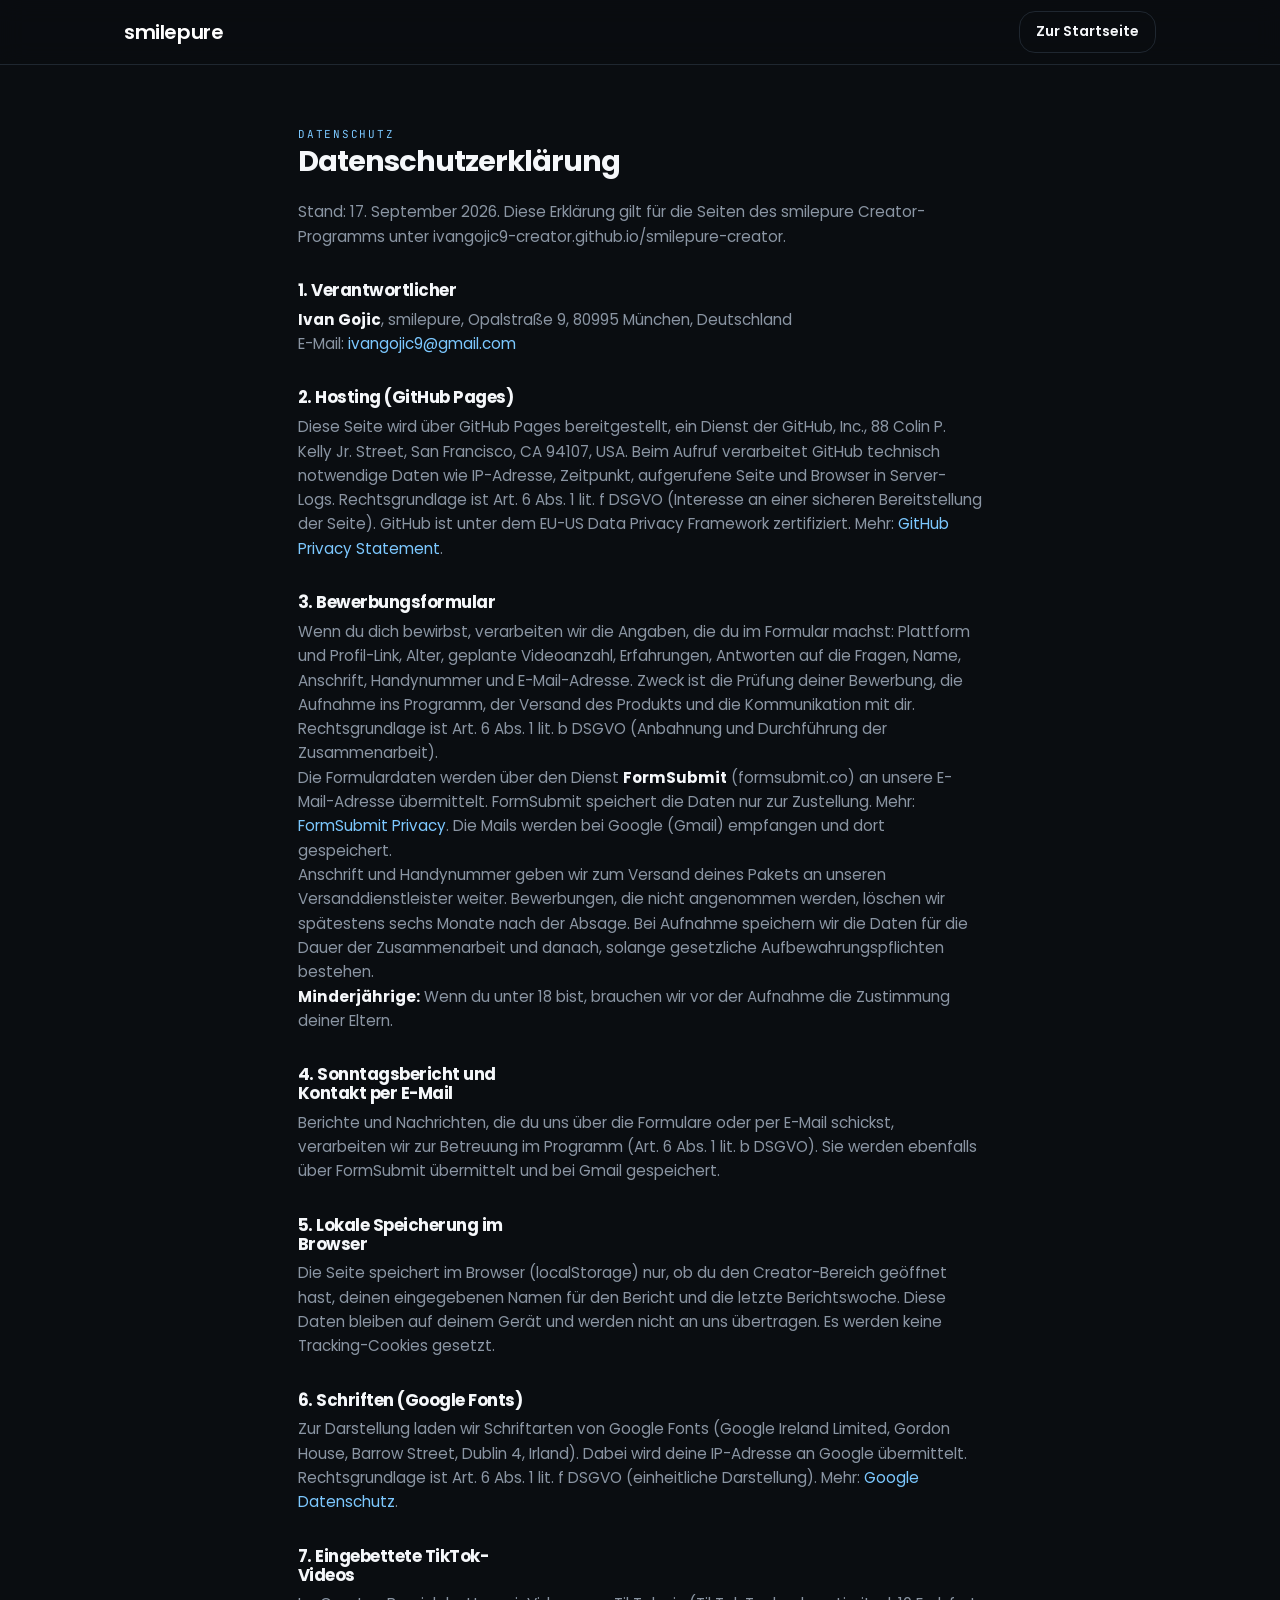
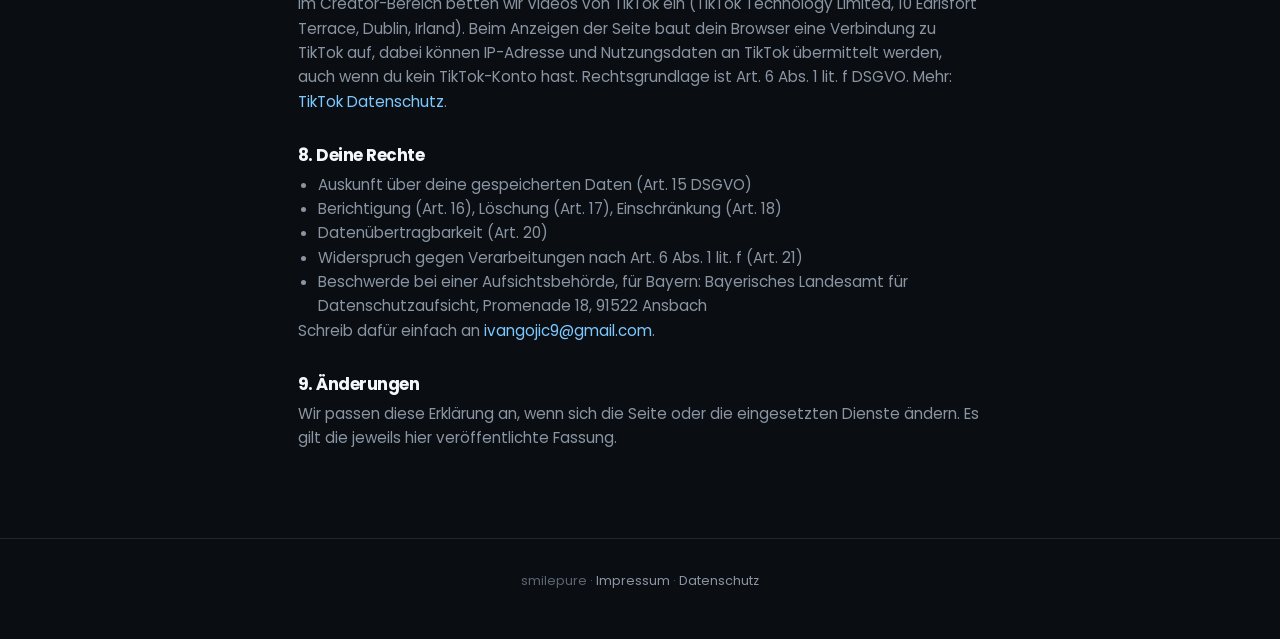
<file: datenschutz.html>
<!doctype html>
<html lang="de">
<head>
<meta charset="utf-8"><meta name="viewport" content="width=device-width,initial-scale=1">
<title>Datenschutz · smilepure Creator</title>
<meta name="robots" content="noindex">
<link rel="preconnect" href="https://fonts.googleapis.com"><link rel="stylesheet" href="https://fonts.googleapis.com/css2?family=Poppins:wght@400;500;600;700&family=JetBrains+Mono:wght@400;500&display=swap">
<link rel="stylesheet" href="style.css">
<style>.legal{max-width:720px;margin:0 auto;padding:56px 18px 88px}.legal h1{font-size:1.8rem;margin:0 0 24px}.legal h2{font-size:1.05rem;margin:32px 0 8px}.legal p,.legal li{color:var(--mute);font-size:.95rem;line-height:1.6}.legal b{color:var(--ink)}.legal a{color:var(--blue)}.legal ul{padding-left:20px}</style>
</head>
<body>
<nav><div class="w"><a class="logo" href="index.html">smilepure</a><div class="row"><a class="b o s" href="index.html">Zur Startseite</a></div></div></nav>
<main class="legal">
<span class="k">Datenschutz</span>
<h1>Datenschutzerklärung</h1>
<p>Stand: 17. September 2026. Diese Erklärung gilt für die Seiten des smilepure Creator-Programms unter ivangojic9-creator.github.io/smilepure-creator.</p>

<h2>1. Verantwortlicher</h2>
<p><b>Ivan Gojic</b>, smilepure, Opalstraße 9, 80995 München, Deutschland<br>E-Mail: <a href="mailto:ivangojic9@gmail.com">ivangojic9@gmail.com</a></p>

<h2>2. Hosting (GitHub Pages)</h2>
<p>Diese Seite wird über GitHub Pages bereitgestellt, ein Dienst der GitHub, Inc., 88 Colin P. Kelly Jr. Street, San Francisco, CA 94107, USA. Beim Aufruf verarbeitet GitHub technisch notwendige Daten wie IP-Adresse, Zeitpunkt, aufgerufene Seite und Browser in Server-Logs. Rechtsgrundlage ist Art. 6 Abs. 1 lit. f DSGVO (Interesse an einer sicheren Bereitstellung der Seite). GitHub ist unter dem EU-US Data Privacy Framework zertifiziert. Mehr: <a href="https://docs.github.com/de/site-policy/privacy-policies/github-general-privacy-statement" target="_blank" rel="noopener">GitHub Privacy Statement</a>.</p>

<h2>3. Bewerbungsformular</h2>
<p>Wenn du dich bewirbst, verarbeiten wir die Angaben, die du im Formular machst: Plattform und Profil-Link, Alter, geplante Videoanzahl, Erfahrungen, Antworten auf die Fragen, Name, Anschrift, Handynummer und E-Mail-Adresse. Zweck ist die Prüfung deiner Bewerbung, die Aufnahme ins Programm, der Versand des Produkts und die Kommunikation mit dir. Rechtsgrundlage ist Art. 6 Abs. 1 lit. b DSGVO (Anbahnung und Durchführung der Zusammenarbeit).</p>
<p>Die Formulardaten werden über den Dienst <b>FormSubmit</b> (formsubmit.co) an unsere E-Mail-Adresse übermittelt. FormSubmit speichert die Daten nur zur Zustellung. Mehr: <a href="https://formsubmit.co/privacy" target="_blank" rel="noopener">FormSubmit Privacy</a>. Die Mails werden bei Google (Gmail) empfangen und dort gespeichert.</p>
<p>Anschrift und Handynummer geben wir zum Versand deines Pakets an unseren Versanddienstleister weiter. Bewerbungen, die nicht angenommen werden, löschen wir spätestens sechs Monate nach der Absage. Bei Aufnahme speichern wir die Daten für die Dauer der Zusammenarbeit und danach, solange gesetzliche Aufbewahrungspflichten bestehen.</p>
<p><b>Minderjährige:</b> Wenn du unter 18 bist, brauchen wir vor der Aufnahme die Zustimmung deiner Eltern.</p>

<h2>4. Sonntagsbericht und Kontakt per E-Mail</h2>
<p>Berichte und Nachrichten, die du uns über die Formulare oder per E-Mail schickst, verarbeiten wir zur Betreuung im Programm (Art. 6 Abs. 1 lit. b DSGVO). Sie werden ebenfalls über FormSubmit übermittelt und bei Gmail gespeichert.</p>

<h2>5. Lokale Speicherung im Browser</h2>
<p>Die Seite speichert im Browser (localStorage) nur, ob du den Creator-Bereich geöffnet hast, deinen eingegebenen Namen für den Bericht und die letzte Berichtswoche. Diese Daten bleiben auf deinem Gerät und werden nicht an uns übertragen. Es werden keine Tracking-Cookies gesetzt.</p>

<h2>6. Schriften (Google Fonts)</h2>
<p>Zur Darstellung laden wir Schriftarten von Google Fonts (Google Ireland Limited, Gordon House, Barrow Street, Dublin 4, Irland). Dabei wird deine IP-Adresse an Google übermittelt. Rechtsgrundlage ist Art. 6 Abs. 1 lit. f DSGVO (einheitliche Darstellung). Mehr: <a href="https://policies.google.com/privacy" target="_blank" rel="noopener">Google Datenschutz</a>.</p>

<h2>7. Eingebettete TikTok-Videos</h2>
<p>Im Creator-Bereich betten wir Videos von TikTok ein (TikTok Technology Limited, 10 Earlsfort Terrace, Dublin, Irland). Beim Anzeigen der Seite baut dein Browser eine Verbindung zu TikTok auf, dabei können IP-Adresse und Nutzungsdaten an TikTok übermittelt werden, auch wenn du kein TikTok-Konto hast. Rechtsgrundlage ist Art. 6 Abs. 1 lit. f DSGVO. Mehr: <a href="https://www.tiktok.com/legal/privacy-policy" target="_blank" rel="noopener">TikTok Datenschutz</a>.</p>

<h2>8. Deine Rechte</h2>
<ul>
<li>Auskunft über deine gespeicherten Daten (Art. 15 DSGVO)</li>
<li>Berichtigung (Art. 16), Löschung (Art. 17), Einschränkung (Art. 18)</li>
<li>Datenübertragbarkeit (Art. 20)</li>
<li>Widerspruch gegen Verarbeitungen nach Art. 6 Abs. 1 lit. f (Art. 21)</li>
<li>Beschwerde bei einer Aufsichtsbehörde, für Bayern: Bayerisches Landesamt für Datenschutzaufsicht, Promenade 18, 91522 Ansbach</li>
</ul>
<p>Schreib dafür einfach an <a href="mailto:ivangojic9@gmail.com">ivangojic9@gmail.com</a>.</p>

<h2>9. Änderungen</h2>
<p>Wir passen diese Erklärung an, wenn sich die Seite oder die eingesetzten Dienste ändern. Es gilt die jeweils hier veröffentlichte Fassung.</p>
</main>
<footer><div class="w">smilepure · <a href="impressum.html">Impressum</a> · <a href="datenschutz.html">Datenschutz</a></div></footer>
</body>
</html>
</file>
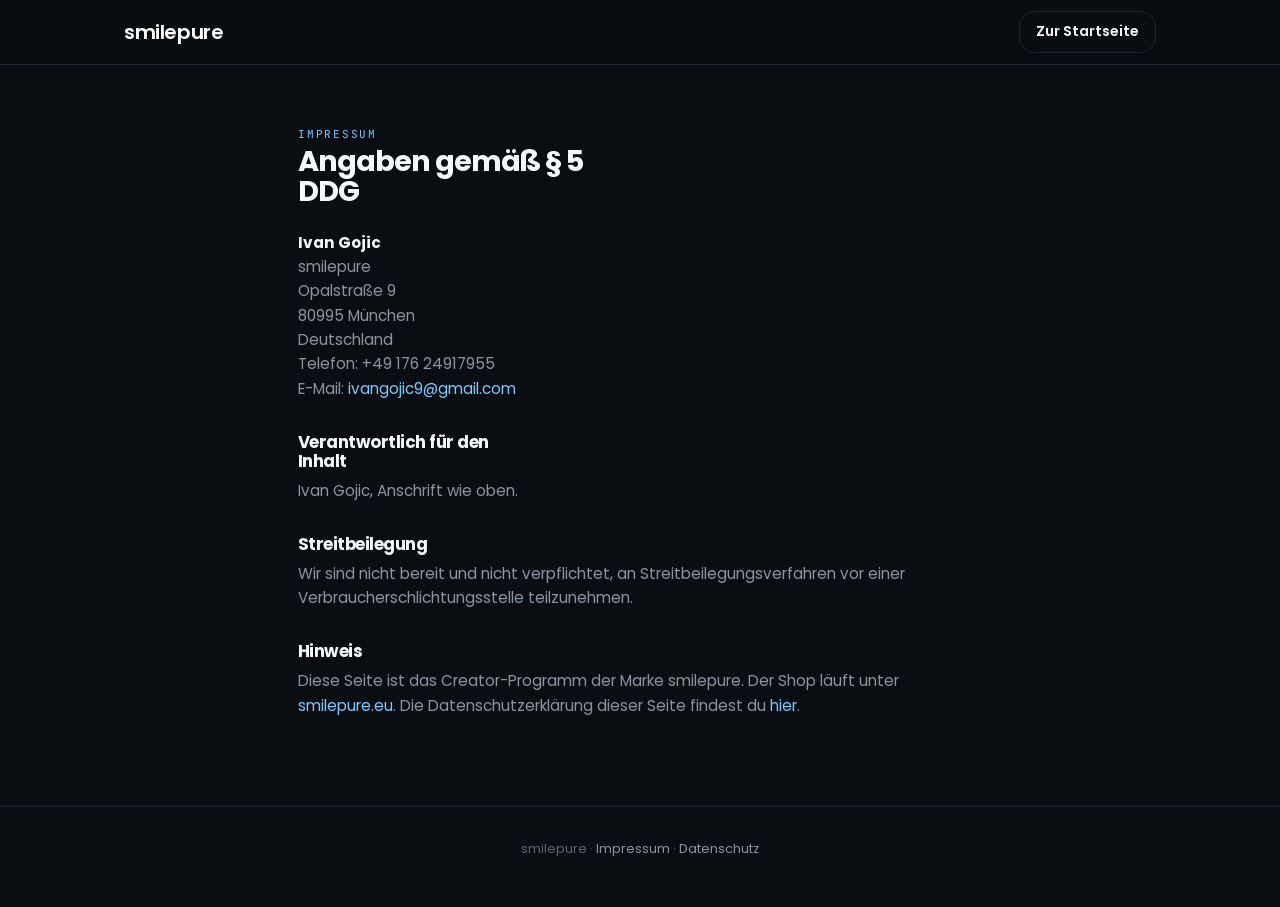
<file: impressum.html>
<!doctype html>
<html lang="de">
<head>
<meta charset="utf-8"><meta name="viewport" content="width=device-width,initial-scale=1">
<title>Impressum · smilepure Creator</title>
<meta name="robots" content="noindex">
<link rel="preconnect" href="https://fonts.googleapis.com"><link rel="stylesheet" href="https://fonts.googleapis.com/css2?family=Poppins:wght@400;500;600;700&family=JetBrains+Mono:wght@400;500&display=swap">
<link rel="stylesheet" href="style.css">
<style>.legal{max-width:720px;margin:0 auto;padding:56px 18px 88px}.legal h1{font-size:1.8rem;margin:0 0 24px}.legal h2{font-size:1.05rem;margin:32px 0 8px}.legal p,.legal li{color:var(--mute);font-size:.95rem;line-height:1.6}.legal b{color:var(--ink)}.legal a{color:var(--blue)}</style>
</head>
<body>
<nav><div class="w"><a class="logo" href="index.html">smilepure</a><div class="row"><a class="b o s" href="index.html">Zur Startseite</a></div></div></nav>
<main class="legal">
<span class="k">Impressum</span>
<h1>Angaben gemäß § 5 DDG</h1>
<p><b>Ivan Gojic</b><br>smilepure<br>Opalstraße 9<br>80995 München<br>Deutschland</p>
<p>Telefon: +49 176 24917955<br>E-Mail: <a href="mailto:ivangojic9@gmail.com">ivangojic9@gmail.com</a></p>
<h2>Verantwortlich für den Inhalt</h2>
<p>Ivan Gojic, Anschrift wie oben.</p>
<h2>Streitbeilegung</h2>
<p>Wir sind nicht bereit und nicht verpflichtet, an Streitbeilegungsverfahren vor einer Verbraucherschlichtungsstelle teilzunehmen.</p>
<h2>Hinweis</h2>
<p>Diese Seite ist das Creator-Programm der Marke smilepure. Der Shop läuft unter <a href="https://smilepure.eu">smilepure.eu</a>. Die Datenschutzerklärung dieser Seite findest du <a href="datenschutz.html">hier</a>.</p>
</main>
<footer><div class="w">smilepure · <a href="impressum.html">Impressum</a> · <a href="datenschutz.html">Datenschutz</a></div></footer>
</body>
</html>
</file>
<file: style.css>
:root{
  --bg:#0A0D11;--bg2:#0F1318;--card:#141A21;--line:#1F2730;
  --ink:#F5F7FA;--mute:#8A95A3;--dim:#5B6673;
  --blue:#7CC8FF;--blue2:#A6DBFF;--blue-soft:rgba(124,200,255,.10);
}
*{box-sizing:border-box;margin:0}
html{scroll-behavior:smooth;color-scheme:dark}
@media (prefers-reduced-motion:reduce){html{scroll-behavior:auto}*{transition:none!important}}
body{background:var(--bg);color:var(--ink);font-family:"Poppins",system-ui,sans-serif;font-size:16px;line-height:1.55;-webkit-font-smoothing:antialiased}
a{color:inherit;text-decoration:none}
.w{max-width:1080px;margin:0 auto;padding:0 24px}
.k{font-family:"JetBrains Mono",monospace;font-size:11px;letter-spacing:.16em;text-transform:uppercase;color:var(--blue)}

nav{position:sticky;top:0;z-index:10;background:rgba(10,13,17,.82);backdrop-filter:blur(12px);border-bottom:1px solid var(--line)}
nav .w{display:flex;align-items:center;justify-content:space-between;height:64px}
.logo{font-weight:600;font-size:1.25rem;letter-spacing:-.02em;color:#fff}
.nl{display:flex;gap:12px;align-items:center}
.b{display:inline-flex;align-items:center;justify-content:center;font-weight:600;font-size:.95rem;padding:12px 22px;border-radius:10px;border:1px solid transparent;transition:.15s;cursor:pointer;font-family:inherit}
.b.p{background:var(--blue);color:#06121C}
.b.p:hover{background:var(--blue2)}
.b.o{border-color:var(--line);color:var(--ink);background:transparent}
.b.o:hover{background:var(--card)}
.b.s{padding:9px 16px;font-size:.88rem}

.hero{text-align:center;padding:112px 0 84px}
.pill{display:inline-flex;align-items:center;gap:8px;border:1px solid var(--line);background:var(--bg2);border-radius:100px;padding:7px 14px;font-size:.8rem;color:var(--mute);margin-bottom:34px}
.pill i{width:7px;height:7px;border-radius:50%;background:var(--blue);display:inline-block}
h1{font-size:clamp(2.5rem,7.2vw,4.6rem);font-weight:700;line-height:1.06;letter-spacing:-.035em;max-width:16ch;margin:0 auto 24px}
h1 span{color:var(--blue)}
.sub{font-size:1.15rem;color:var(--mute);max-width:44ch;margin:0 auto 38px}
.row{display:flex;gap:12px;justify-content:center;flex-wrap:wrap}

.stats{display:grid;grid-template-columns:repeat(4,1fr);border:1px solid var(--line);border-radius:16px;overflow:hidden;background:var(--card)}
.st{padding:28px 20px;text-align:center;border-right:1px solid var(--line)}
.st:last-child{border-right:0}
.st b{display:block;font-size:2.2rem;font-weight:700;color:var(--blue);letter-spacing:-.03em;line-height:1;margin-bottom:8px;font-variant-numeric:tabular-nums}
.st span{font-size:.8rem;color:var(--mute)}
@media (max-width:640px){.stats{grid-template-columns:1fr 1fr}.st:nth-child(2){border-right:0}.st:nth-child(-n+2){border-bottom:1px solid var(--line)}}

section{padding:96px 0}
.h{text-align:center;margin-bottom:48px}
h2{font-size:clamp(1.9rem,4.6vw,2.9rem);font-weight:700;letter-spacing:-.03em;line-height:1.12;margin:14px auto 14px;max-width:20ch}
.h p{color:var(--mute);max-width:46ch;margin:0 auto;font-size:1.05rem}
.band{background:var(--bg2);border-top:1px solid var(--line);border-bottom:1px solid var(--line)}

.g3{display:grid;grid-template-columns:repeat(auto-fit,minmax(250px,1fr));gap:14px}
.c{background:var(--card);border:1px solid var(--line);border-radius:16px;padding:28px}
.c.hi{border-color:var(--blue);background:linear-gradient(180deg,rgba(124,200,255,.08),var(--card))}
.c b{display:block;font-size:2rem;font-weight:700;color:var(--blue);letter-spacing:-.03em;margin-bottom:12px;line-height:1}
.c h3{font-size:1.05rem;font-weight:600;margin-bottom:6px}
.c p{color:var(--mute);font-size:.93rem}

.vision{max-width:720px;margin:0 auto}
.vision .big{font-size:clamp(1.35rem,3vw,1.85rem);font-weight:600;line-height:1.3;letter-spacing:-.02em;margin-bottom:28px}
.vision .big span{color:var(--blue)}
.vision p{color:var(--mute);font-size:1.08rem;margin-bottom:18px}
.vision p b{color:var(--ink);font-weight:600}
.vision .sig{color:var(--blue);font-weight:600;font-size:.95rem;margin-top:26px}

.f{display:grid;grid-template-columns:64px 1fr;gap:18px;background:var(--card);border:1px solid var(--line);border-radius:16px;padding:24px;margin-bottom:12px}
.f .n{font-size:1.6rem;font-weight:700;color:var(--blue);letter-spacing:-.03em;line-height:1;padding-top:2px}
.f h3{font-size:1.05rem;font-weight:600;margin-bottom:8px}
.f .hk{background:var(--blue-soft);border-left:2px solid var(--blue);border-radius:0 8px 8px 0;padding:10px 14px;font-size:.93rem;margin-bottom:8px}
.f p{color:var(--mute);font-size:.9rem}
@media (max-width:520px){.f{grid-template-columns:1fr}}

.steps{display:grid;grid-template-columns:repeat(auto-fit,minmax(240px,1fr));gap:14px}
.s{background:var(--bg2);border:1px solid var(--line);border-radius:16px;padding:28px}
.s i{display:inline-flex;width:34px;height:34px;border-radius:50%;background:var(--blue-soft);color:var(--blue);align-items:center;justify-content:center;font-style:normal;font-weight:600;font-size:.9rem;margin-bottom:16px}
.s h3{font-size:1.05rem;font-weight:600;margin-bottom:6px}
.s p{color:var(--mute);font-size:.93rem}

.t{display:grid;grid-template-columns:repeat(3,1fr);gap:14px}
.ti{background:var(--card);border:1px solid var(--line);border-radius:16px;padding:26px}
.ti.a{border-color:var(--blue)}
.ti b{display:block;font-size:2.4rem;font-weight:700;color:var(--blue);letter-spacing:-.04em;line-height:1}
.ti .l{font-size:.78rem;color:var(--mute);display:block;margin:4px 0 16px}
.ti ul{list-style:none;padding:0}
.ti li{font-size:.9rem;padding:7px 0;border-top:1px solid var(--line)}
.ti li:first-child{border-top:0}
.ti .how{font-size:.85rem;color:var(--blue);margin-bottom:14px}
@media (max-width:720px){.t{grid-template-columns:1fr}}

.r{max-width:720px;margin:0 auto;display:grid;gap:10px}
.r div{display:grid;grid-template-columns:28px 1fr;gap:14px;background:var(--bg2);border:1px solid var(--line);border-radius:12px;padding:16px 18px;font-size:.95rem}
.r div i{color:var(--blue);font-style:normal;font-weight:600}
.r div span{color:var(--mute)}
.r div span b{color:var(--ink);font-weight:600}

/* wizard */
.wiz{max-width:600px;margin:0 auto;background:var(--card);border:1px solid var(--line);border-radius:20px;padding:36px;position:relative}
.prog{display:flex;gap:6px;margin-bottom:28px}
.prog i{flex:1;height:3px;border-radius:2px;background:var(--line)}
.prog i.on{background:var(--blue)}
.step{display:none}
.step.on{display:block}
.step .q{font-size:1.3rem;font-weight:600;letter-spacing:-.02em;line-height:1.3;margin-bottom:8px}
.step .hint{color:var(--dim);font-size:.88rem;margin-bottom:20px}
.step input,.step textarea{width:100%;background:var(--bg);border:1px solid var(--line);border-radius:10px;color:var(--ink);font-family:inherit;font-size:1rem;padding:14px 16px}
.step input:focus,.step textarea:focus{outline:2px solid var(--blue);outline-offset:1px;border-color:transparent}
.step textarea{min-height:110px;resize:vertical}
.chips{display:flex;gap:8px;flex-wrap:wrap;margin-bottom:14px}
.chip{border:1px solid var(--line);background:var(--bg);color:var(--mute);border-radius:100px;padding:10px 18px;font-size:.93rem;cursor:pointer;font-family:inherit;transition:.12s}
.chip.on{border-color:var(--blue);color:var(--blue);background:var(--blue-soft)}
.wnav{display:flex;justify-content:space-between;align-items:center;margin-top:26px;gap:12px}
.wnav .b.o{color:var(--mute)}
.wnav .cnt{font-family:"JetBrains Mono",monospace;font-size:11px;color:var(--dim);letter-spacing:.1em}
.done{text-align:center;padding:12px 0}
.done h3{color:var(--blue);font-size:1.4rem;margin-bottom:10px}
.done p{color:var(--mute);margin-bottom:8px}
.err{color:#FF8A8A;font-size:.85rem;margin-top:8px;display:none}
@media (max-width:520px){.wiz{padding:24px}}

/* gate */
.gate{max-width:440px;margin:120px auto;text-align:center}
.gate h1{font-size:2rem;margin-bottom:10px}
.gate p{color:var(--mute);margin-bottom:24px}
.gate input{width:100%;background:var(--card);border:1px solid var(--line);border-radius:10px;color:var(--ink);font-family:inherit;font-size:1.05rem;padding:14px 16px;text-align:center;letter-spacing:.08em;margin-bottom:12px}
.gate input:focus{outline:2px solid var(--blue);outline-offset:1px}
.gate .b{width:100%}

/* app shell (creator-bereich) */
.tabs{position:sticky;top:64px;z-index:9;background:rgba(10,13,17,.9);backdrop-filter:blur(12px);border-bottom:1px solid var(--line)}
.tabs .w{display:flex;gap:4px;overflow-x:auto;scrollbar-width:none;padding-top:10px;padding-bottom:10px}
.tabs .w::-webkit-scrollbar{display:none}
.tab{white-space:nowrap;padding:9px 16px;border-radius:8px;font-size:.9rem;font-weight:500;color:var(--mute);border:1px solid transparent;cursor:pointer;font-family:inherit;background:transparent}
.tab:hover{color:var(--ink)}
.tab.on{color:var(--ink);background:var(--card);border-color:var(--line)}
.view{display:none;padding:64px 0 88px}
.view.on{display:block}
.view h2{text-align:left;margin-left:0;margin-top:12px}
.view .h{text-align:left}
.view .h p{margin-left:0}
.note{background:var(--blue-soft);border:1px solid rgba(124,200,255,.25);border-radius:14px;padding:20px 22px;color:var(--ink);font-size:.97rem;max-width:720px}
.note b{color:var(--blue)}
.big-n{font-size:clamp(2.6rem,7vw,4.2rem);font-weight:700;color:var(--blue);letter-spacing:-.04em;line-height:1}
.inspo{display:grid;grid-template-columns:repeat(auto-fill,minmax(280px,1fr));gap:14px}
.ic{background:var(--card);border:1px solid var(--line);border-radius:16px;padding:22px;display:flex;flex-direction:column;gap:10px}
.ic .wk{font-family:"JetBrains Mono",monospace;font-size:10px;letter-spacing:.14em;text-transform:uppercase;color:var(--blue)}
.ic h3{font-size:1.02rem;font-weight:600;line-height:1.3}
.ic .why{color:var(--mute);font-size:.9rem;flex:1}
.ic .meta{font-size:.8rem;color:var(--dim)}
.ic a.b{align-self:flex-start;margin-top:4px}
.empty{border:1px dashed var(--line);border-radius:16px;padding:44px 24px;text-align:center;color:var(--mute);max-width:720px}
.empty b{color:var(--ink);display:block;font-size:1.1rem;margin-bottom:6px}
.trk{display:grid;grid-template-columns:repeat(auto-fit,minmax(200px,1fr));gap:12px;margin:26px 0}
.trk div{background:var(--card);border:1px solid var(--line);border-radius:14px;padding:22px;text-align:center}
.trk div b{display:block;font-size:1.9rem;font-weight:700;color:var(--dim);letter-spacing:-.03em;line-height:1;margin-bottom:6px}
.trk div span{font-size:.8rem;color:var(--mute)}

/* Überzeugung */
.beliefs{display:grid;gap:12px;max-width:760px;margin:0 auto}
.bl{background:var(--card);border:1px solid var(--line);border-radius:16px;padding:24px 26px;display:grid;grid-template-columns:1fr;gap:10px}
.bl .say{font-size:1.05rem;font-weight:600;color:var(--mute)}
.bl .say::before{content:"„";color:var(--dim)}
.bl .say::after{content:"“";color:var(--dim)}
.bl .ans{color:var(--ink);font-size:1rem;line-height:1.55}
.bl .ans b{color:var(--blue)}
.close{max-width:760px;margin:40px auto 0;text-align:center}
.close p{font-size:clamp(1.25rem,3vw,1.7rem);font-weight:600;letter-spacing:-.02em;line-height:1.3;margin-bottom:10px}
.close p span{color:var(--blue)}
.close .sig{color:var(--mute);font-size:.95rem}
/* Pledge */
.pledge{display:flex;gap:14px;align-items:flex-start;background:var(--blue-soft);border:1px solid rgba(124,200,255,.25);border-radius:12px;padding:16px 18px;margin-top:18px;cursor:pointer}
.pledge input{width:20px;height:20px;margin-top:2px;accent-color:var(--blue);flex:none}
.pledge span{font-size:.95rem;line-height:1.45}
.pledge span b{color:var(--blue)}
.step .two{display:grid;grid-template-columns:1fr 2fr;gap:10px}
@media (max-width:520px){.step .two{grid-template-columns:1fr}}

/* Team-Ziel */
.goal{background:var(--card);border:1px solid var(--line);border-radius:16px;padding:24px 26px;max-width:760px}
.goal .top{display:flex;justify-content:space-between;align-items:baseline;gap:12px;flex-wrap:wrap;margin-bottom:12px}
.goal h3{font-size:1.05rem;font-weight:600}
.goal .nums{font-family:"JetBrains Mono",monospace;font-size:.85rem;color:var(--mute);font-variant-numeric:tabular-nums}
.goal .nums b{color:var(--blue);font-weight:500}
.goal .bar{height:10px;border-radius:6px;background:var(--bg);border:1px solid var(--line);overflow:hidden}
.goal .bar i{display:block;height:100%;background:var(--blue);border-radius:6px;transition:width .6s ease;min-width:2px}
.goal p{color:var(--mute);font-size:.9rem;margin-top:12px}
.goal p b{color:var(--ink)}

footer{border-top:1px solid var(--line);padding:32px 0 48px;text-align:center;color:var(--dim);font-size:.8rem}
footer a{color:var(--mute)}
:focus-visible{outline:2px solid var(--blue);outline-offset:3px;border-radius:6px}

/* Sonntagsbericht */
.rep{max-width:640px;margin:0}
.rep .fld{margin-bottom:22px}
.rep .q{display:block;font-size:1rem;font-weight:600;margin-bottom:6px;letter-spacing:-.01em}
.rep .hint{display:block;color:var(--dim);font-size:.86rem;margin-bottom:10px}
.rep input,.rep textarea{width:100%;background:var(--bg);border:1px solid var(--line);border-radius:10px;color:var(--ink);font-family:inherit;font-size:1rem;padding:13px 15px}
.rep input:focus,.rep textarea:focus{outline:2px solid var(--blue);outline-offset:1px;border-color:transparent}
.rep textarea{min-height:88px;resize:vertical}
.rep .two{display:grid;grid-template-columns:1fr 1fr;gap:12px}
.rep .chips{margin-bottom:0}
@media (max-width:520px){.rep{padding:24px}.rep .two{grid-template-columns:1fr}}

.ic iframe{width:100%;aspect-ratio:9/16;max-height:560px;border:0;border-radius:10px;margin:10px 0;background:#000;display:block}
</file>
